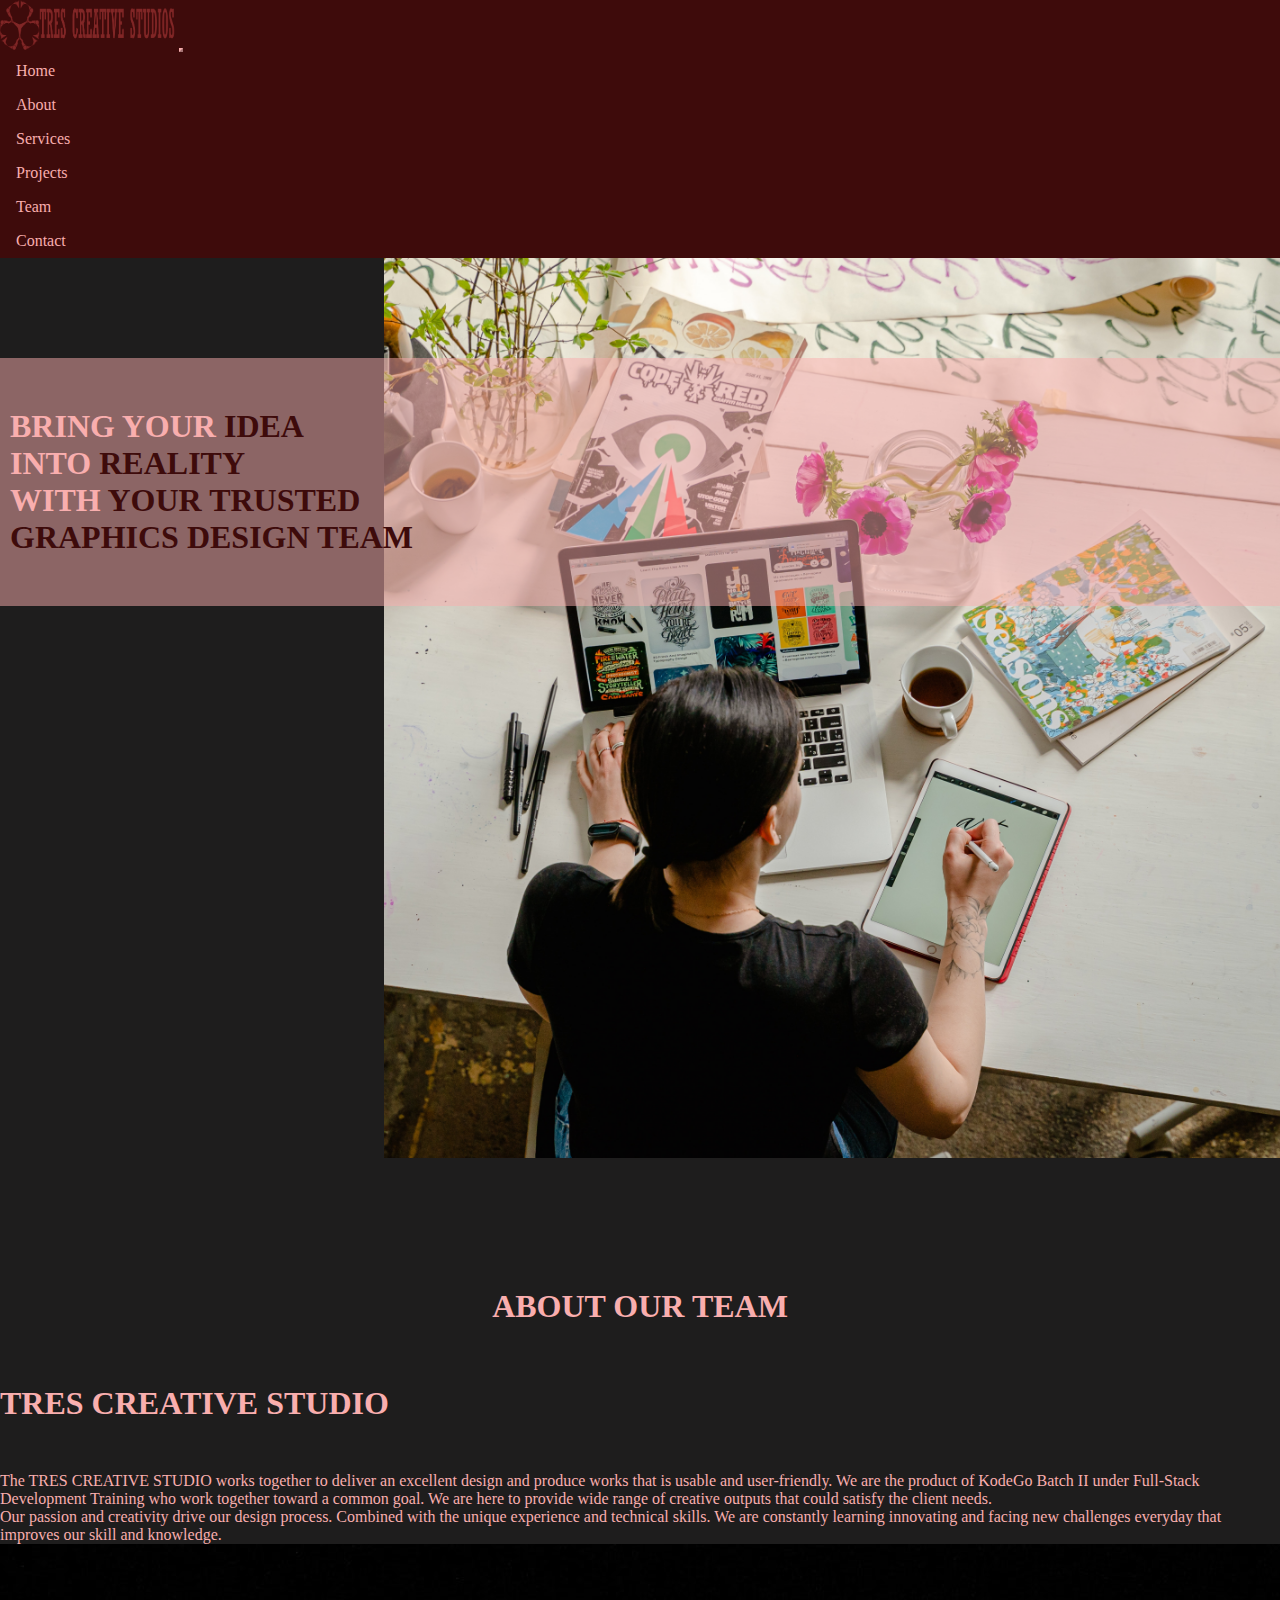
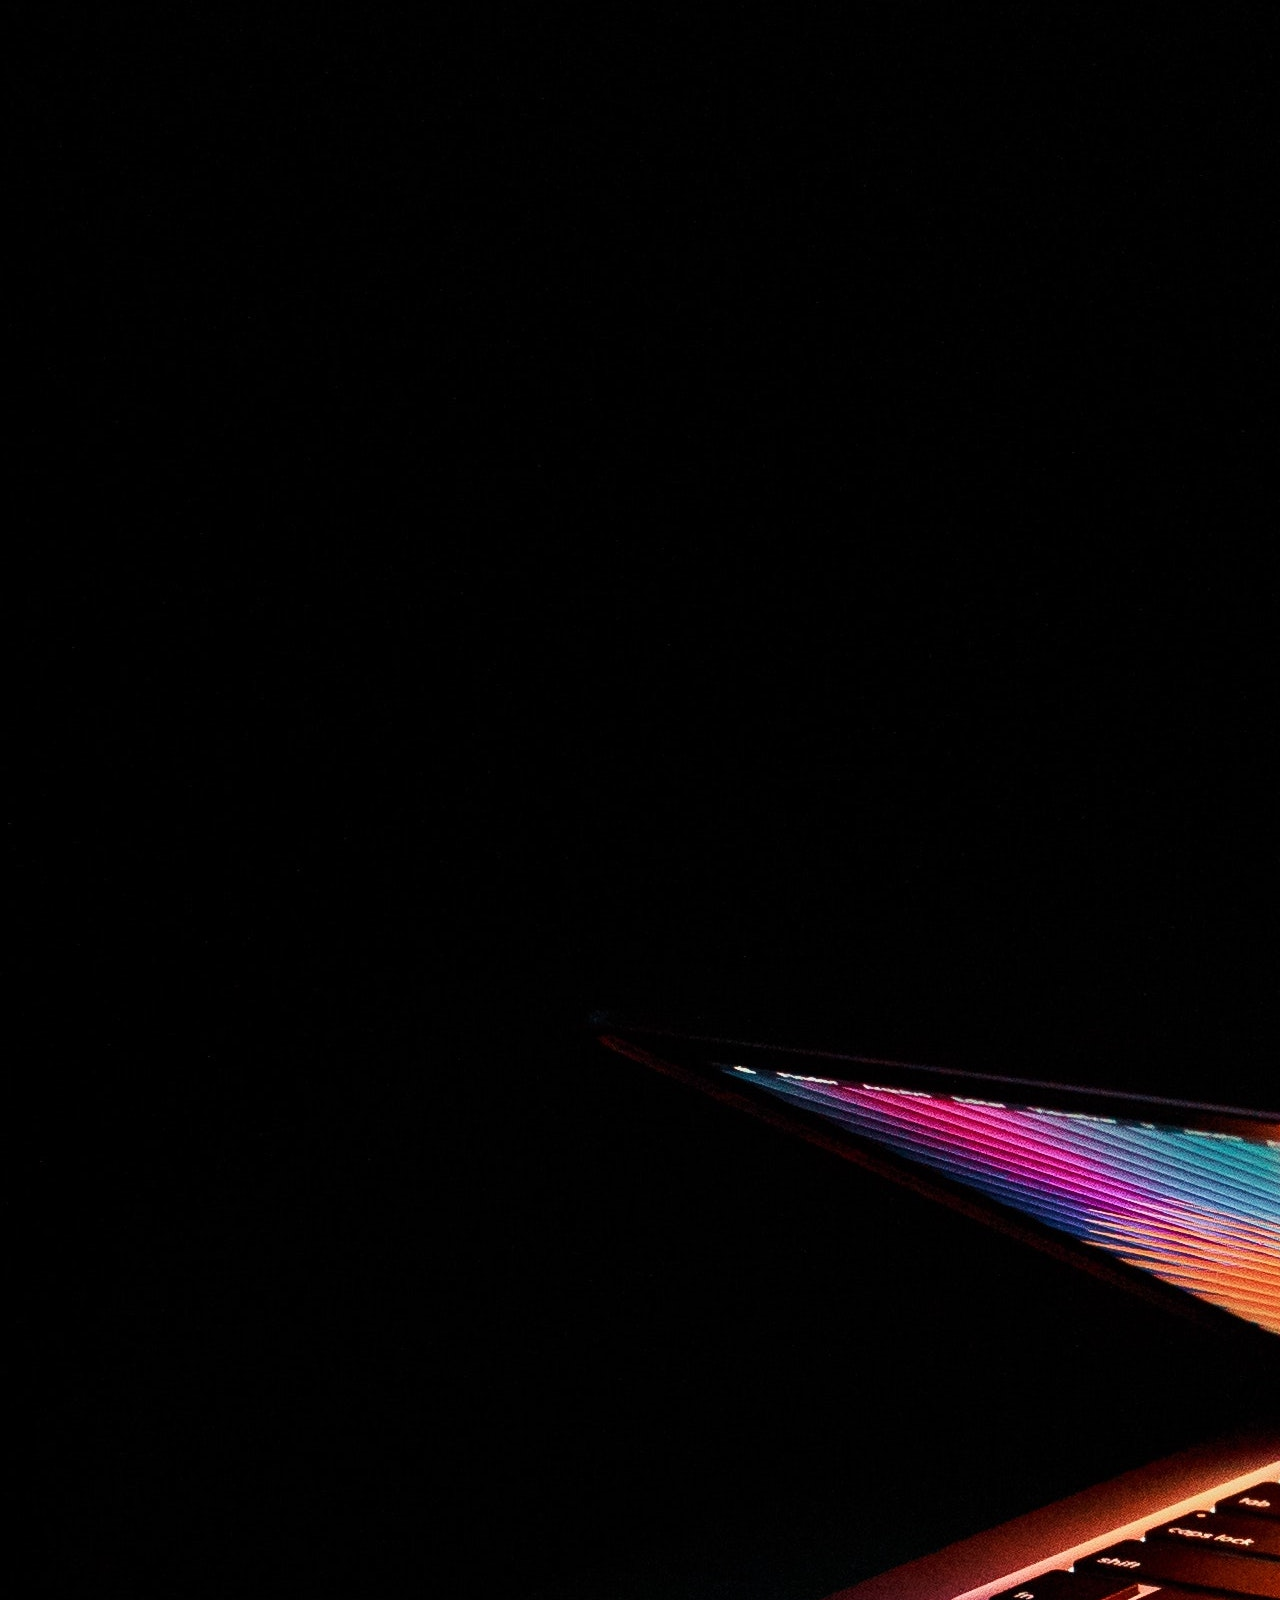
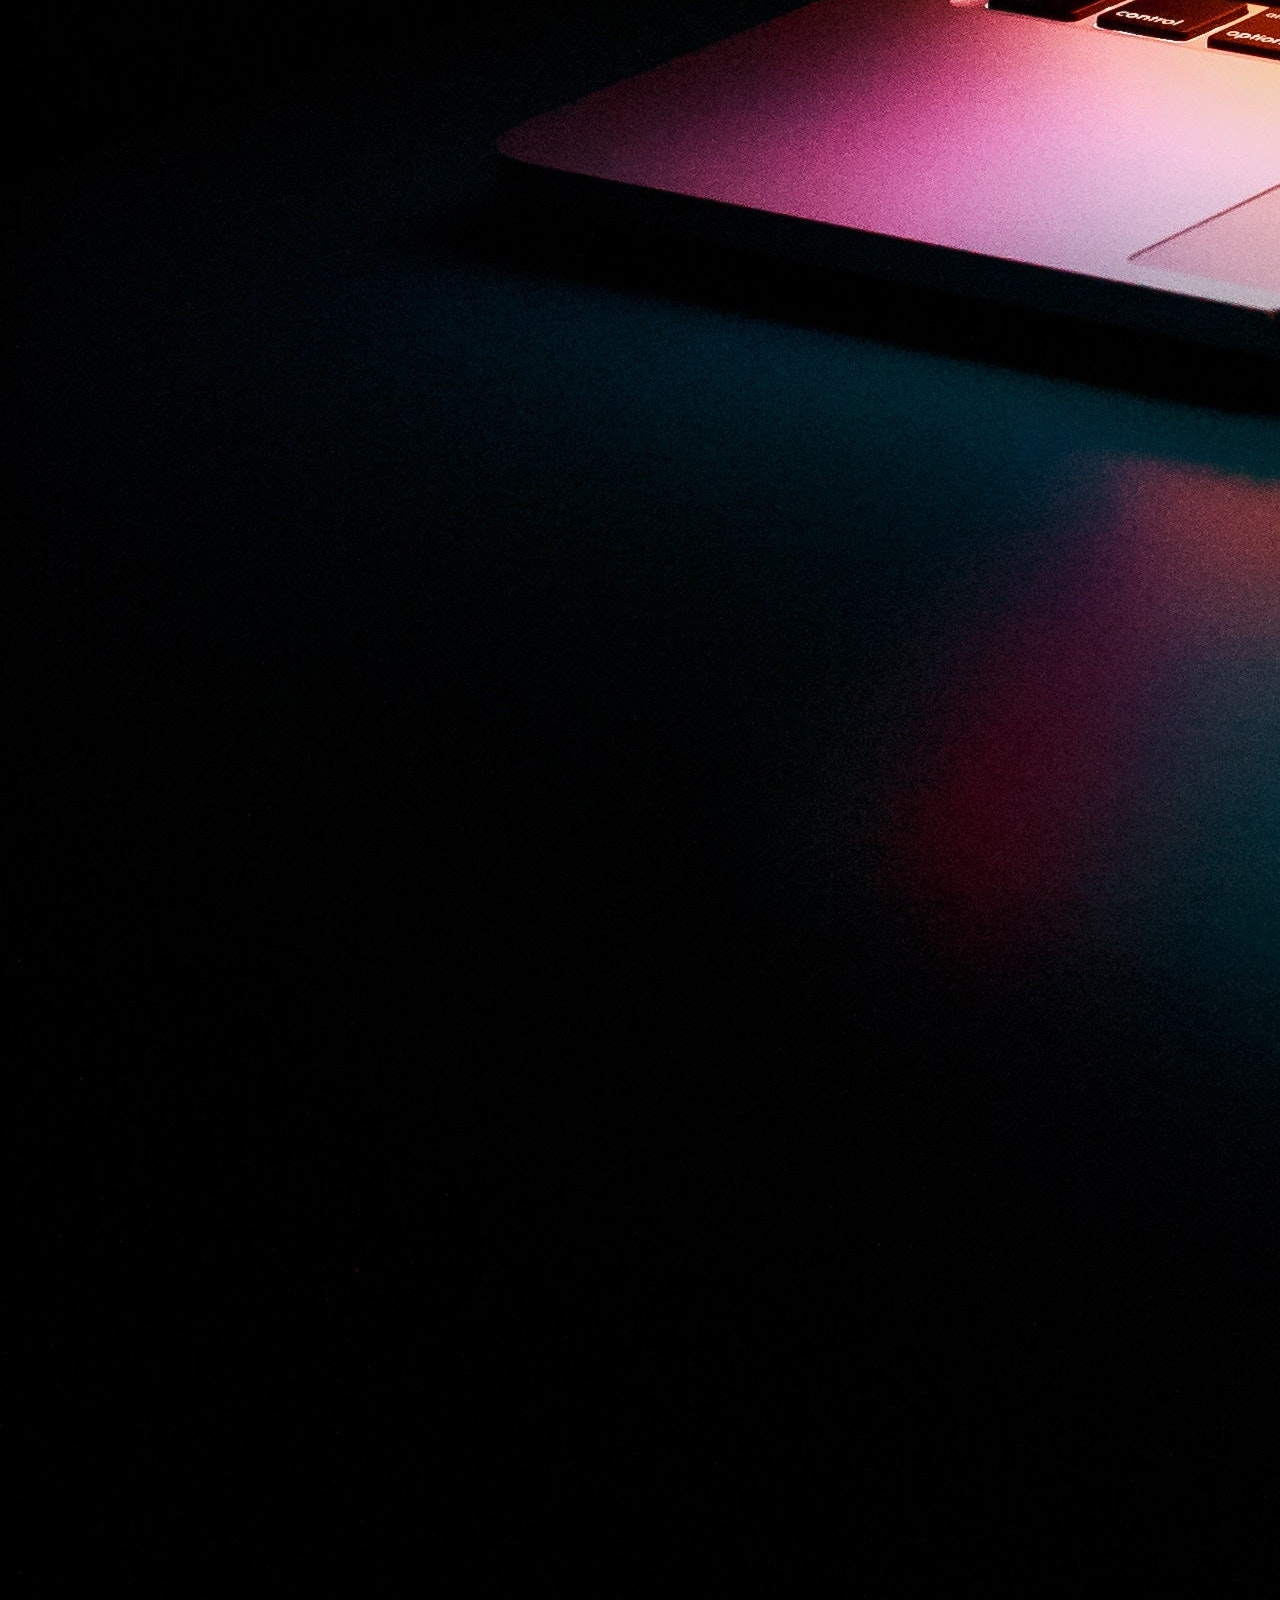
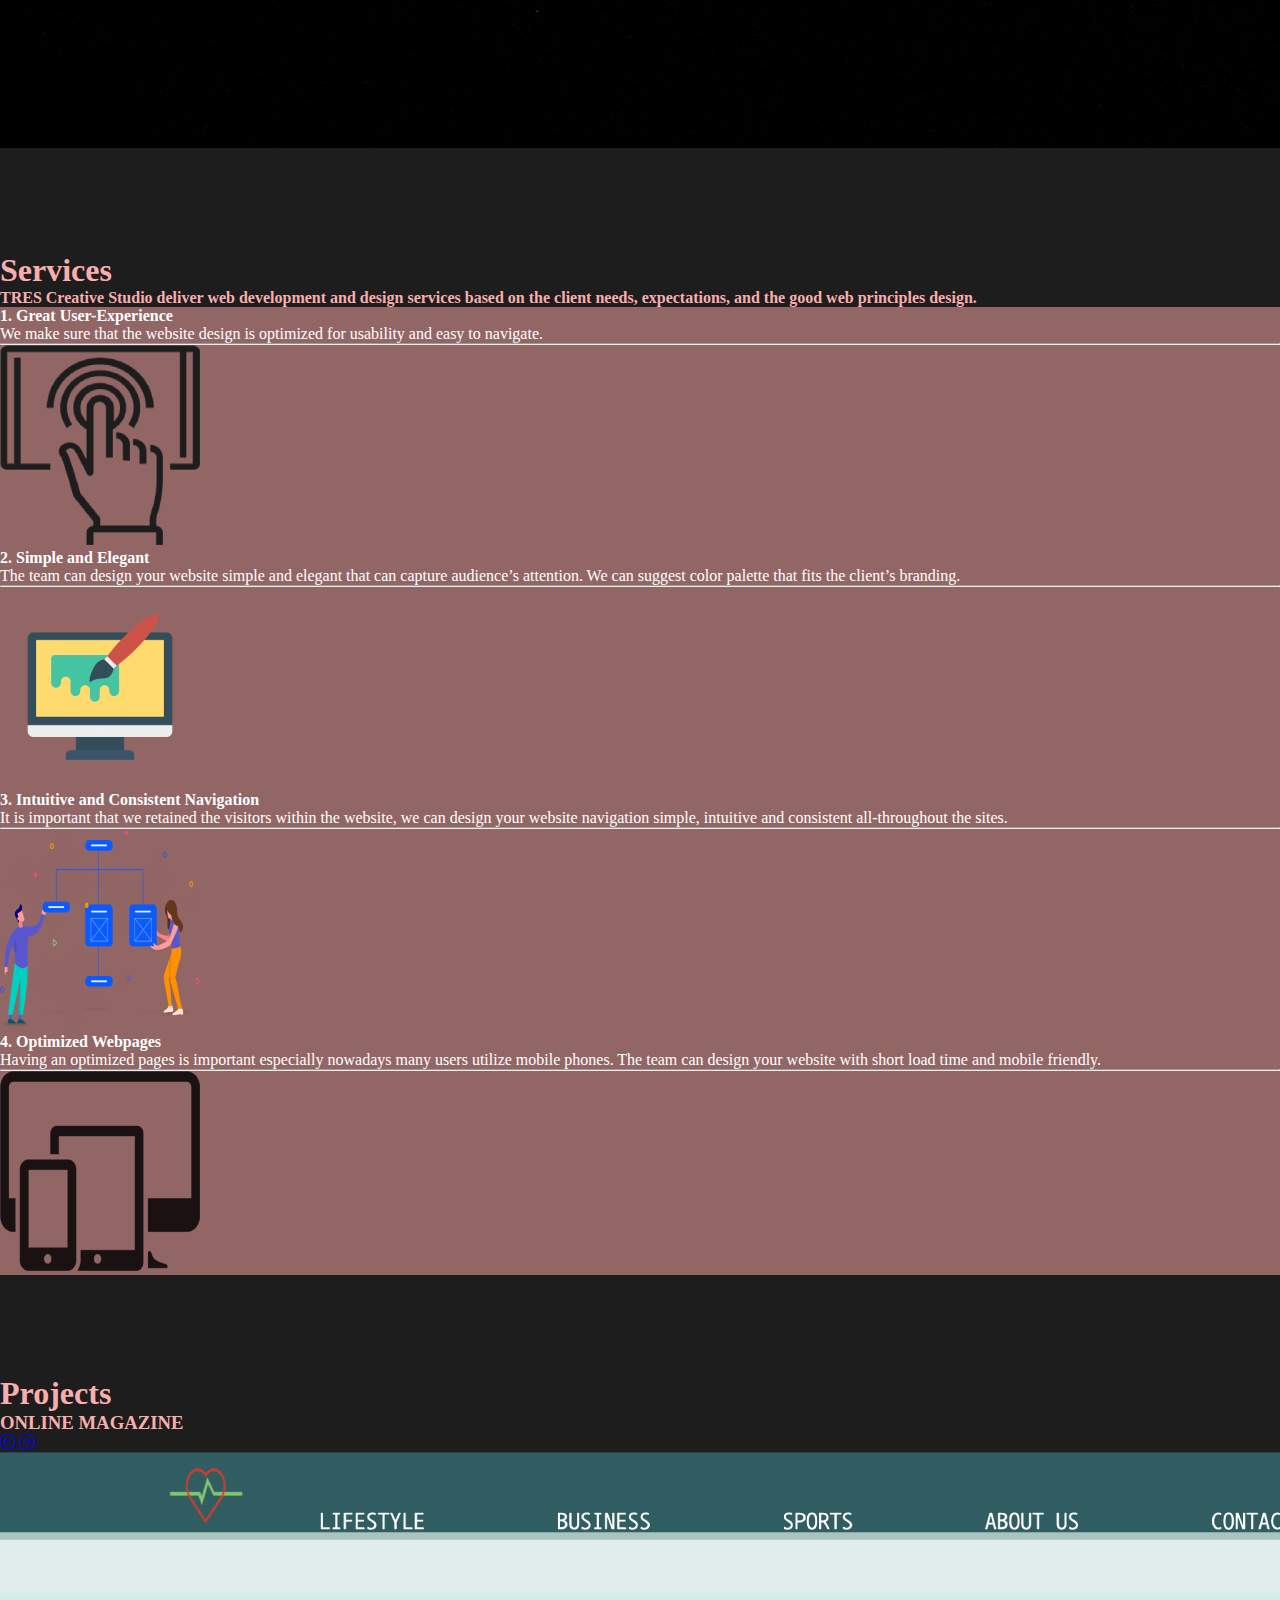
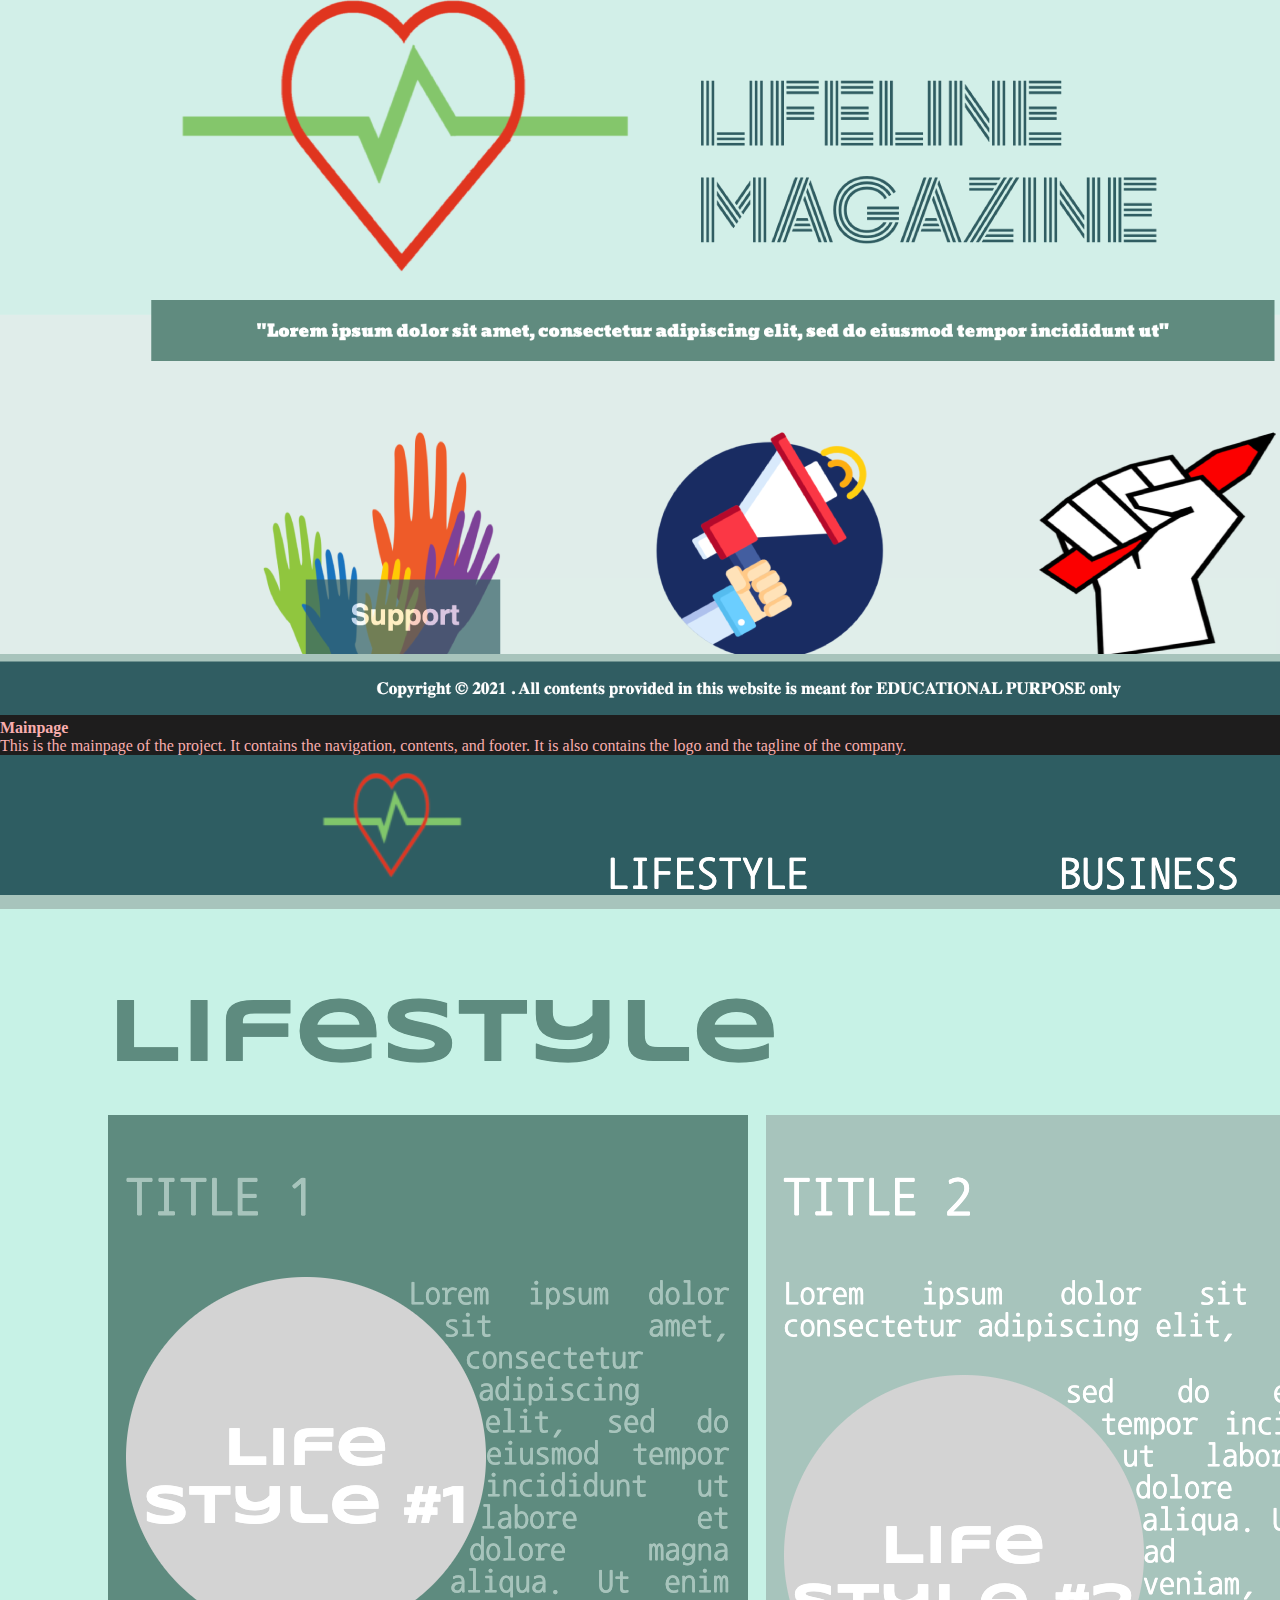
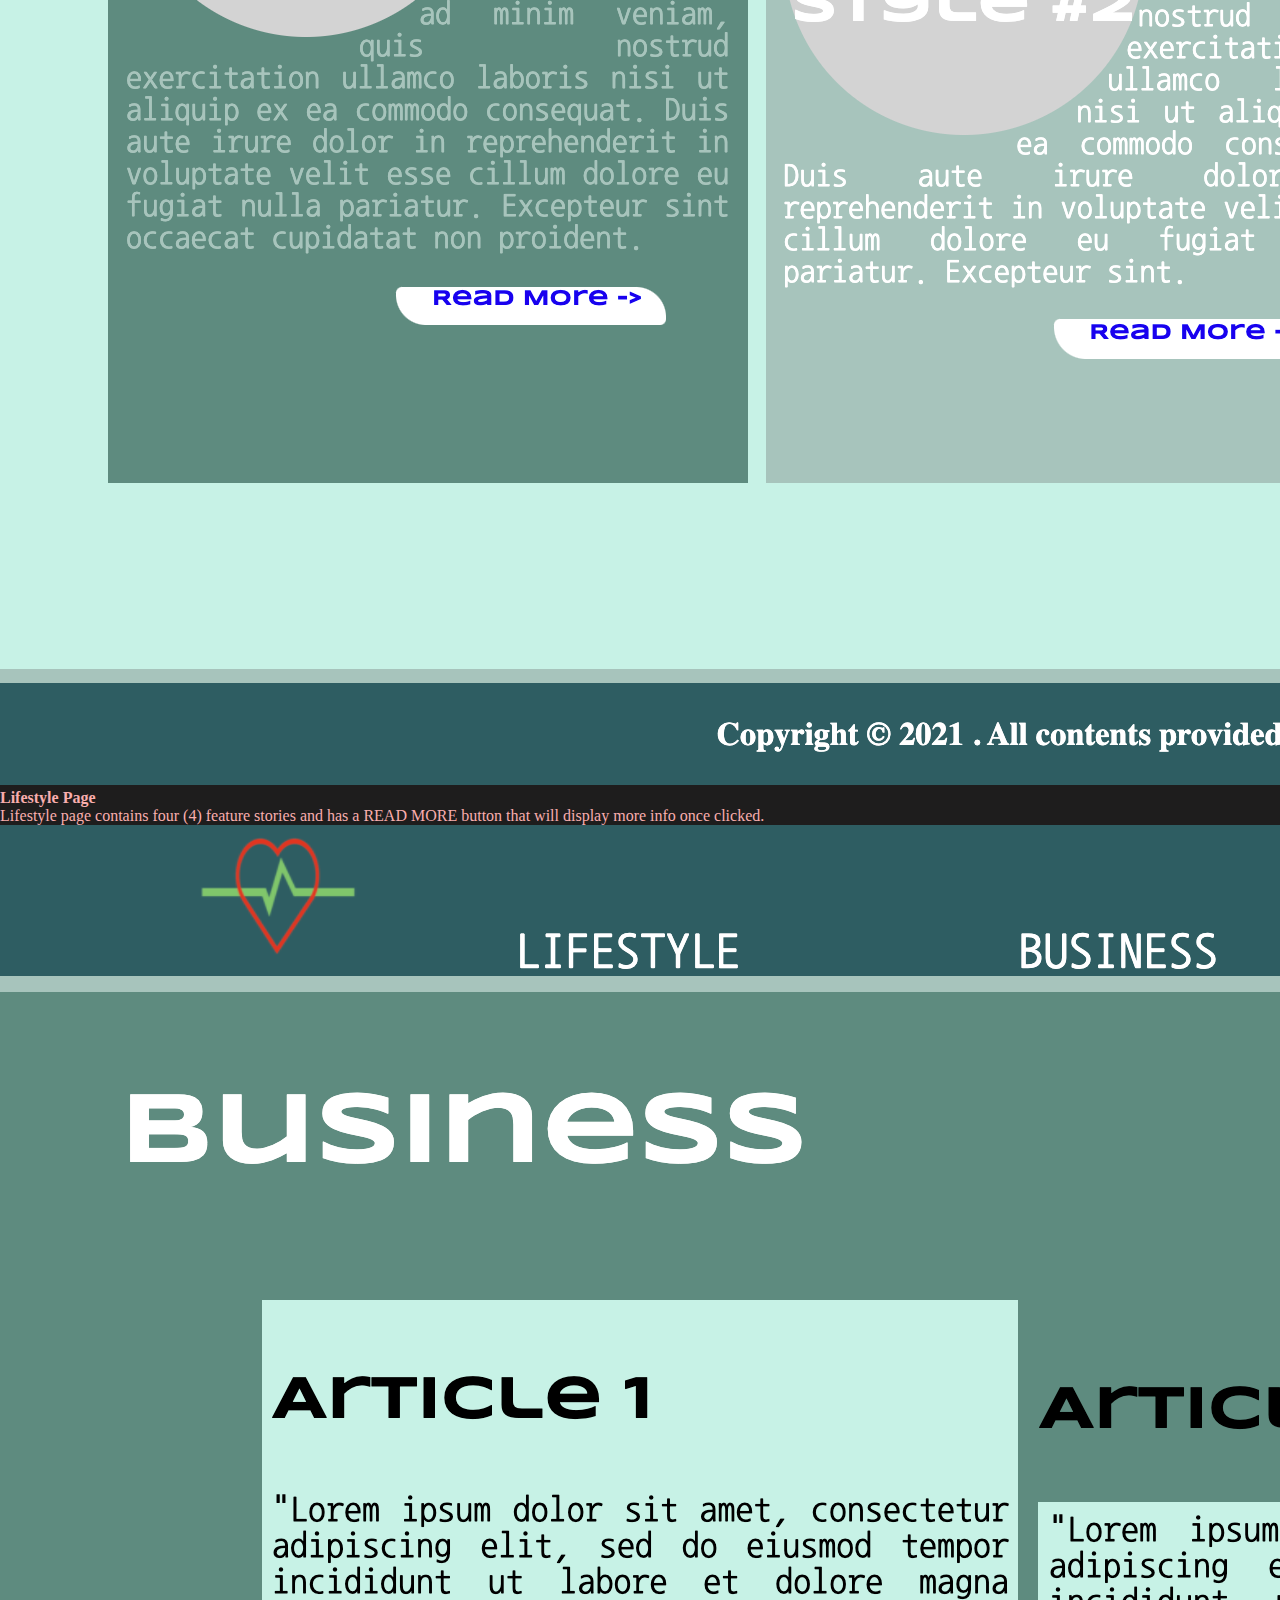
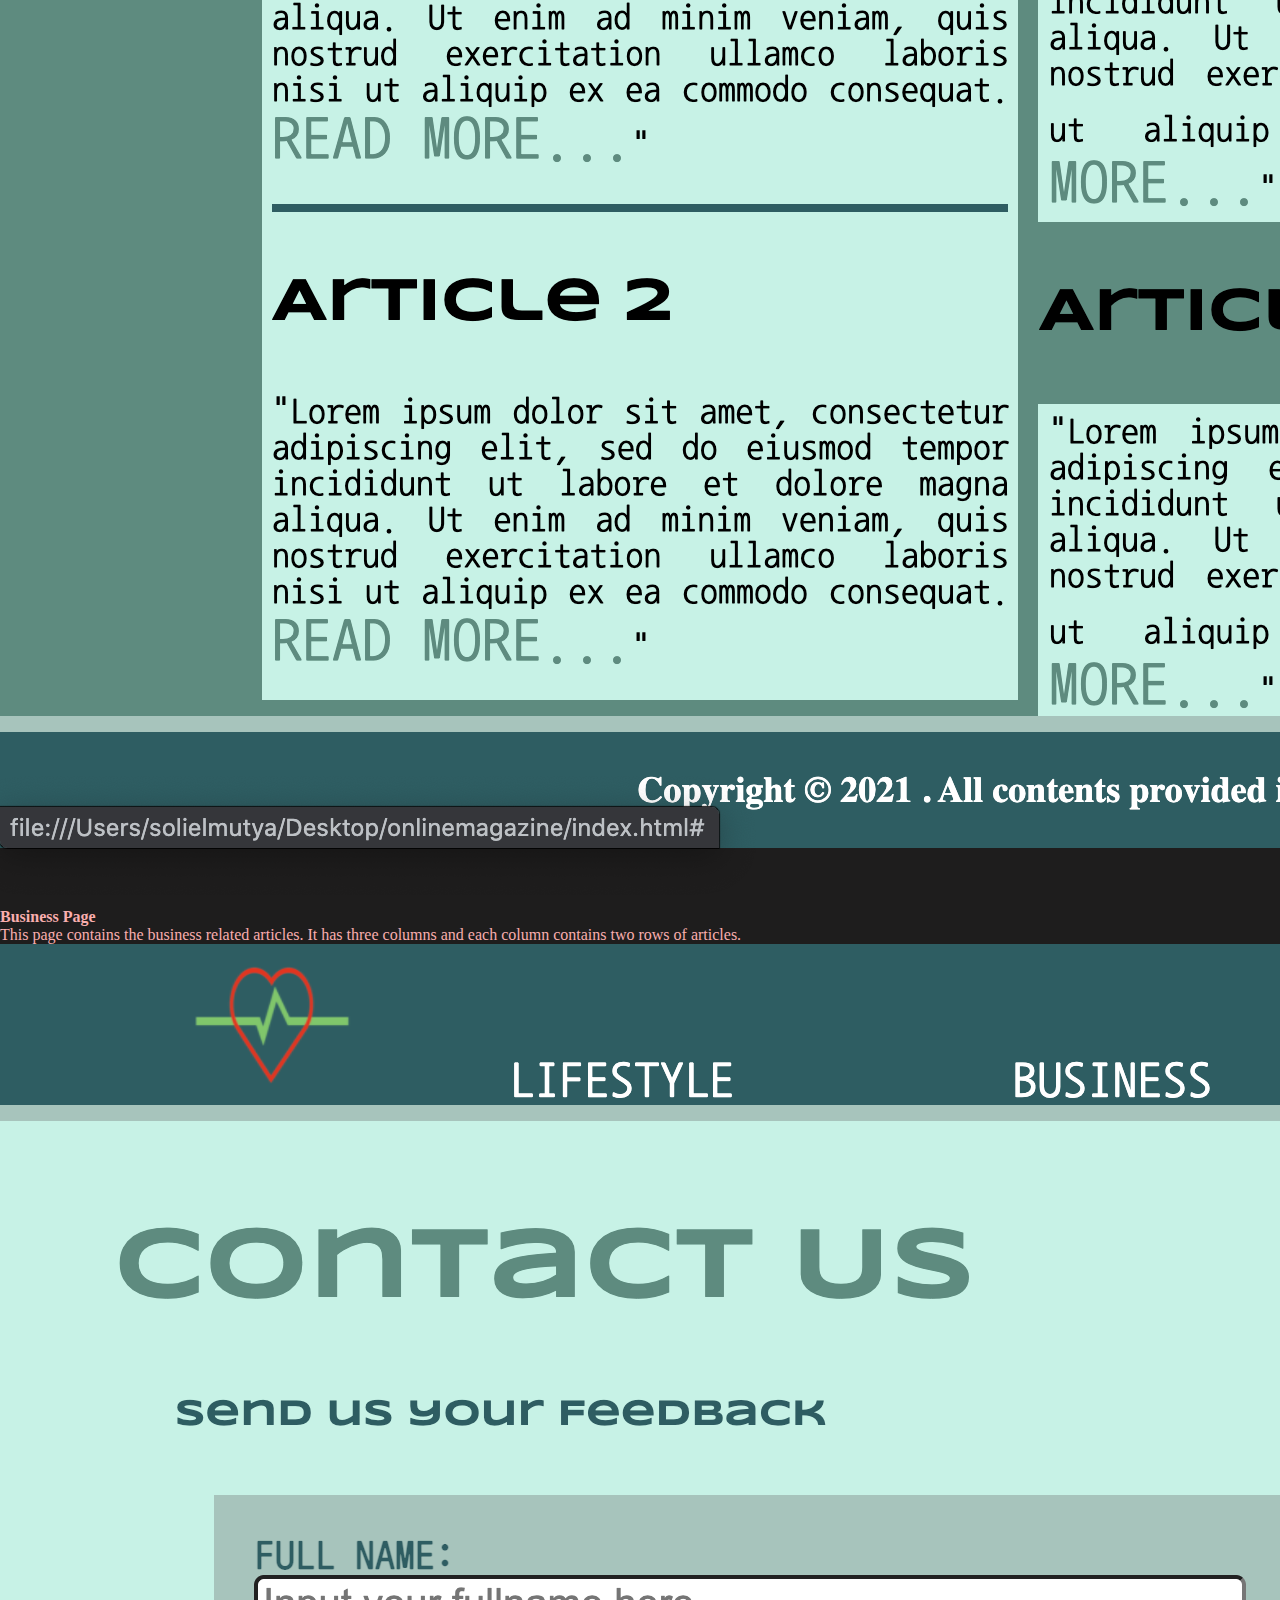
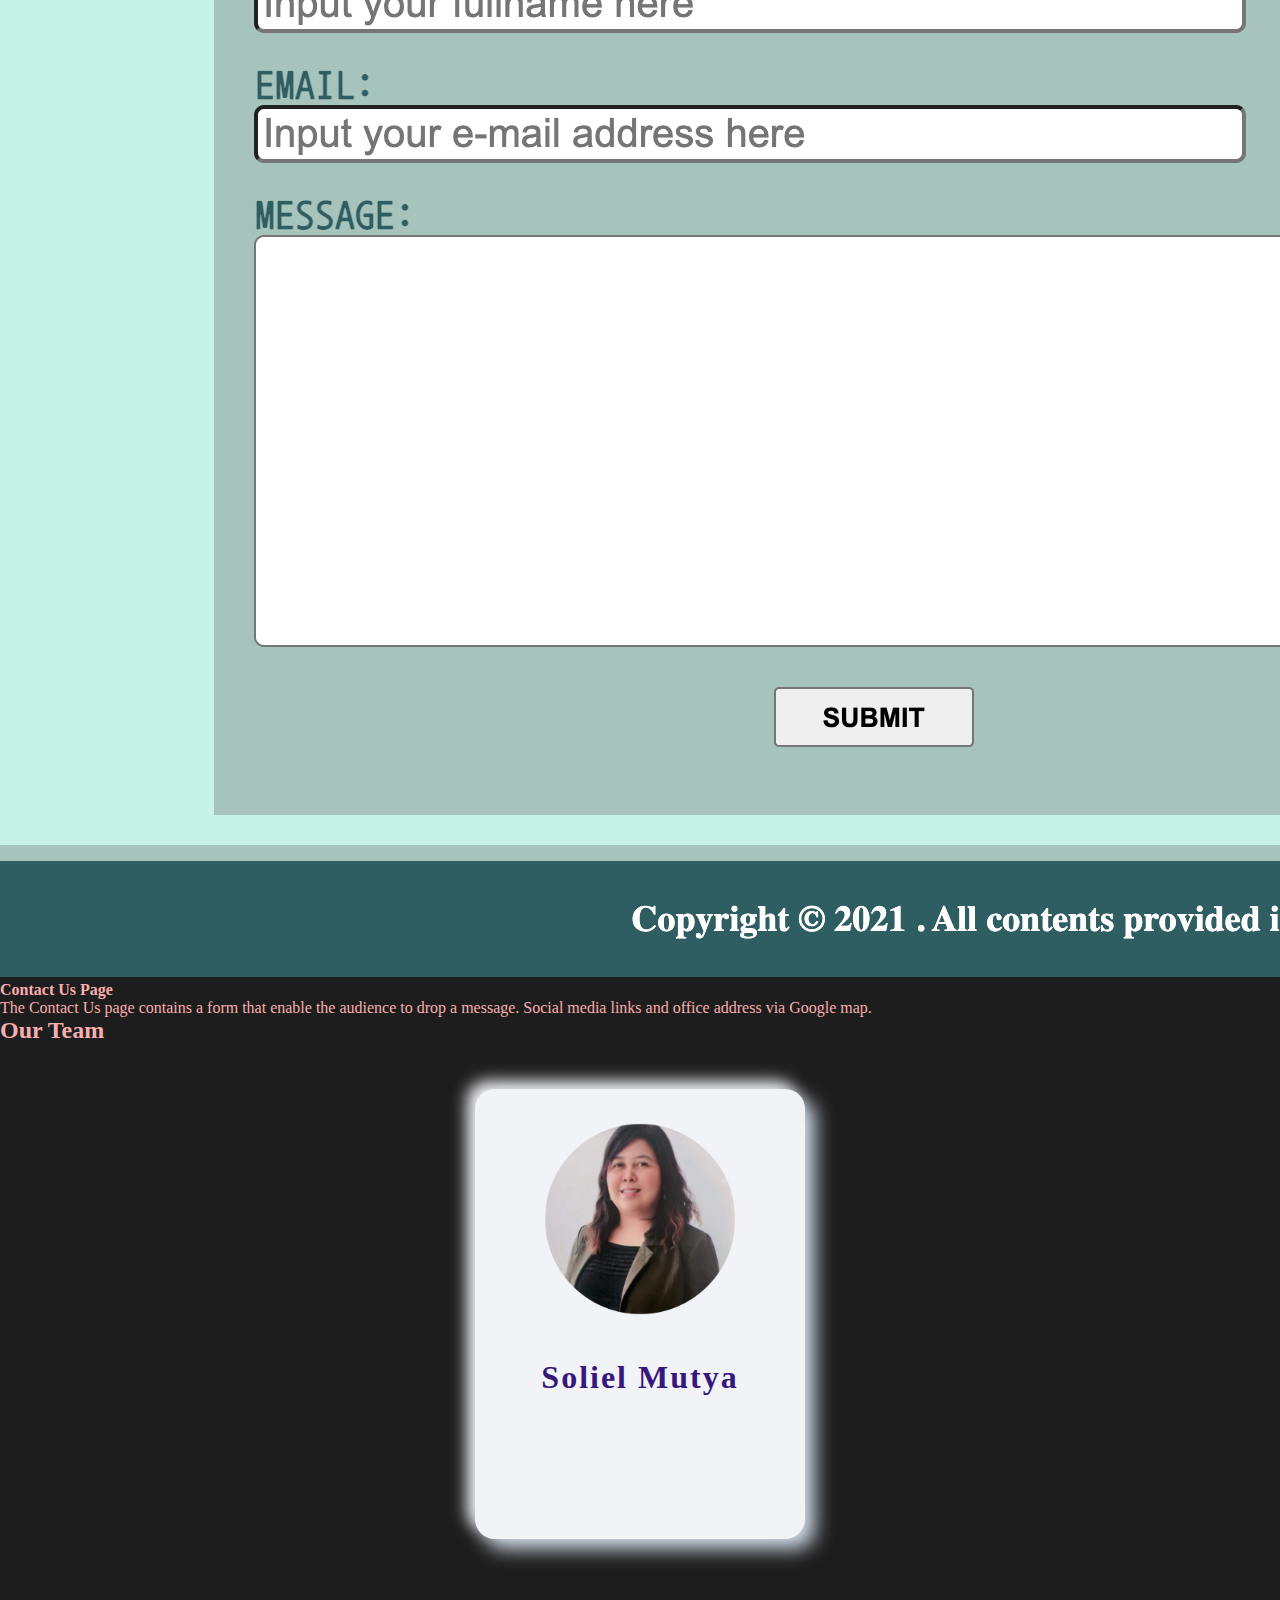
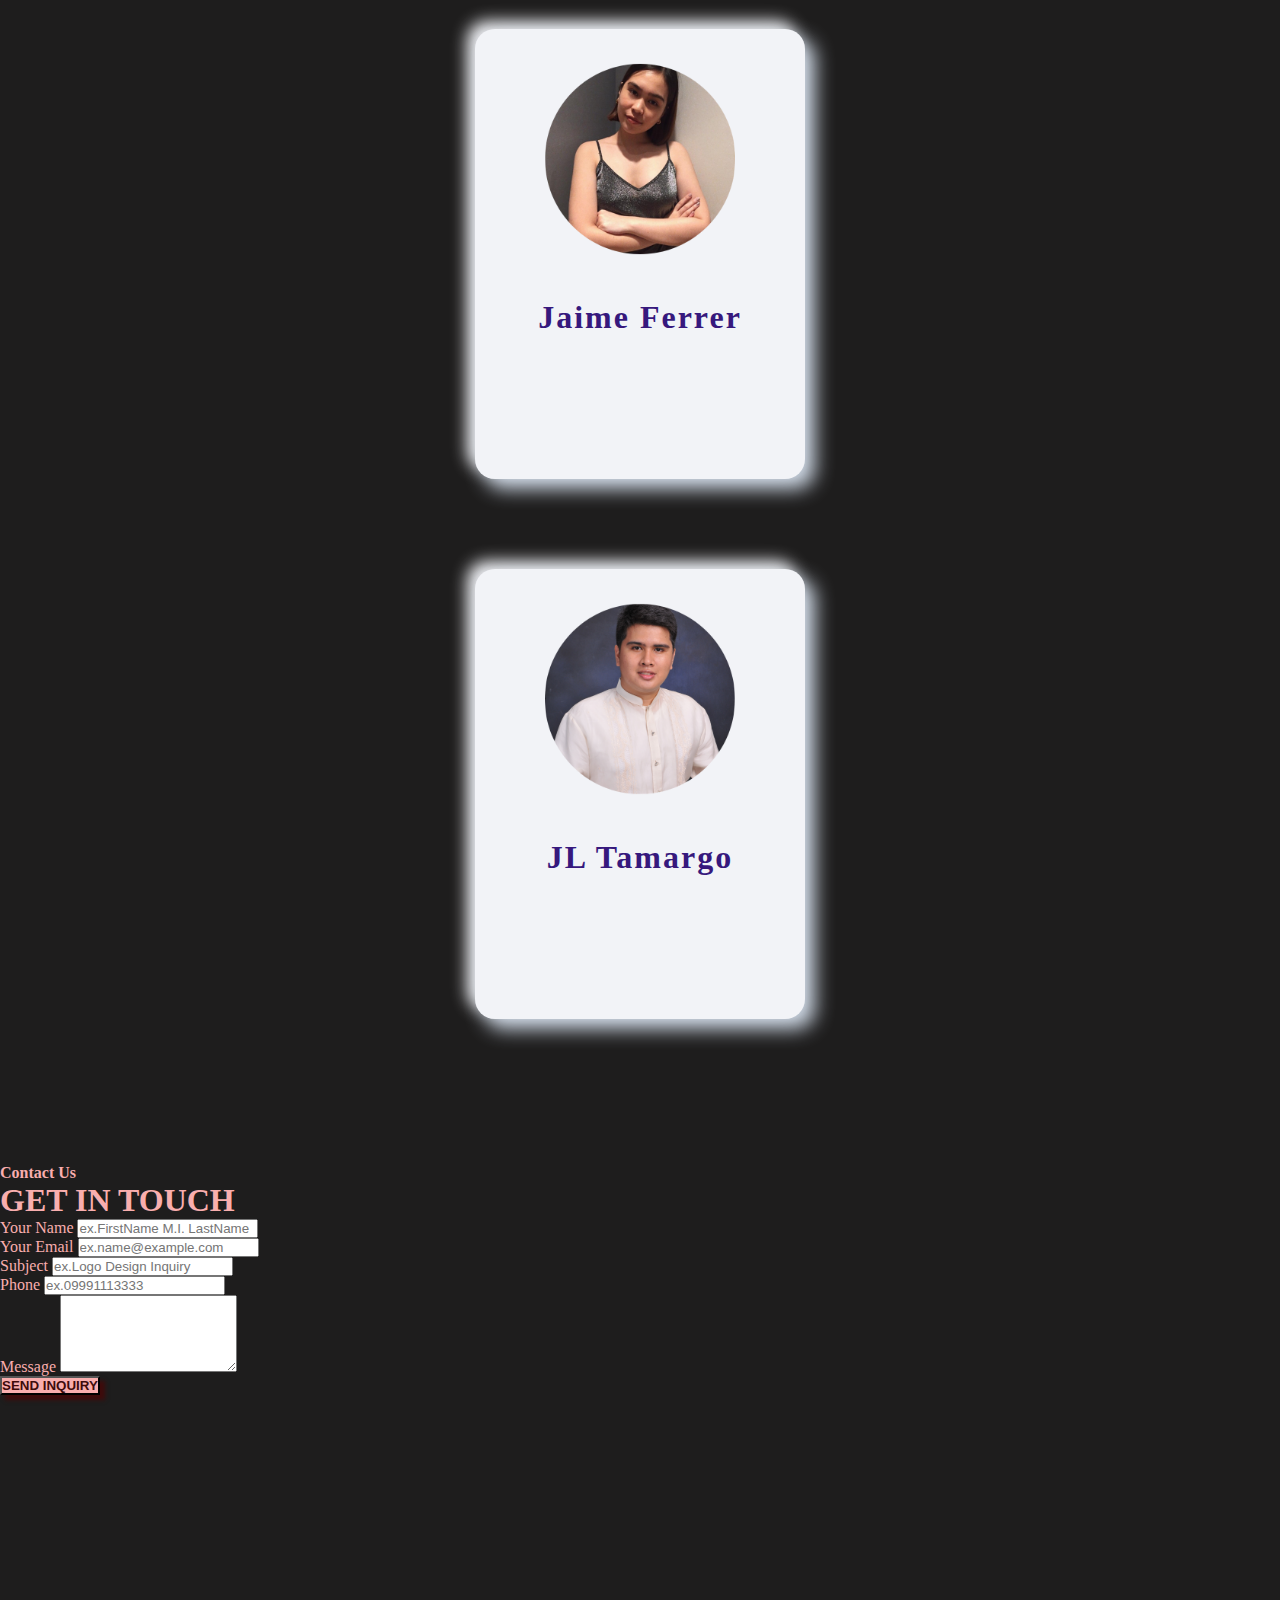
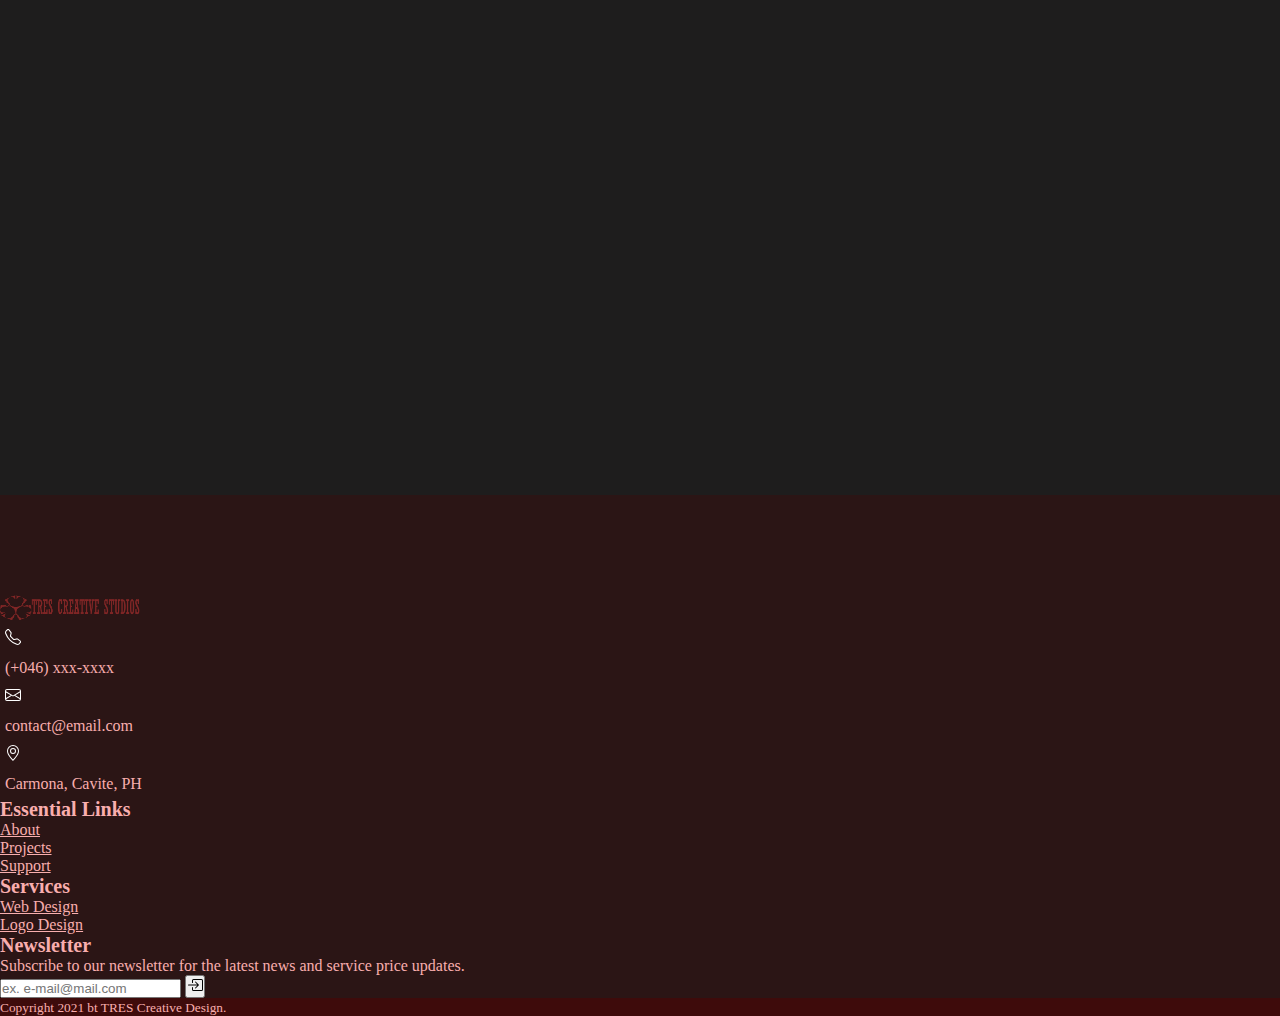
<file: index.html>
<!DOCTYPE html>
<html lang="en">
  <head>
    <meta charset="UTF-8" />
    <meta http-equiv="X-UA-Compatible" content="IE=edge" />
    <meta name="viewport" content="width=device-width, initial-scale=1.0" />
    <!-- CSS only -->
    <link
      href="https://cdn.jsdelivr.net/npm/bootstrap@5.0.2/dist/css/bootstrap.min.css"
      rel="stylesheet"
      integrity="sha384-EVSTQN3/azprG1Anm3QDgpJLIm9Nao0Yz1ztcQTwFspd3yD65VohhpuuCOmLASjC"
      crossorigin="anonymous"
    />
    <link rel="stylesheet" href="css/styles.css" />

    <!--UNICONS-->
    <link
      rel="stylesheet"
      href="https://unicons.iconscout.com/release/v4.0.0/css/line.css"
    />
    <!--for icons-->
    <link
      rel="stylesheet"
      href="https://cdn.jsdelivr.net/npm/bootstrap-icons@1.3.0/font/bootstrap-icons.css"
    />
    <title>3Creative Studio - Home</title>
  </head>
  <body data-bs-spy="scroll" data-bs-target="#navbarscroll">
    <div class="container-fluid sticky-top bg-nav">
      <div class="container bg-nav">
        <nav class="navbar navbar-expand-lg navbar-light" id="navbarscroll">
          <div class="container-fluid">
            <a class="navbar-brand" href="#"
              ><img
                src="image/tres_header.png"
                class="d-inline-block align-text-top"
                width="175"
                height="50"
                alt="tres_logo"
            /></a>
            <button
              class="navbar-toggler"
              type="button"
              data-bs-toggle="collapse"
              data-bs-target="#navbarNav"
              aria-controls="navbarNav"
              aria-expanded="false"
              aria-label="Toggle navigation"
            >
              <span class="navbar-toggler-icon"></span>
            </button>
            <div
              class="collapse navbar-collapse justify-content-end"
              id="navbarNav"
            >
              <ul class="navbar-nav my-auto">
                <li class="nav-item">
                  <a class="nav-link" href="#home">Home</a>
                </li>
                <li class="nav-item">
                  <a class="nav-link" href="#about">About</a>
                </li>
                <li class="nav-item">
                  <a class="nav-link" href="#services">Services</a>
                </li>
                <li class="nav-item">
                  <a class="nav-link" href="#projects">Projects</a>
                </li>
                <li class="nav-item">
                  <a class="nav-link" href="#team">Team</a>
                </li>
                <li class="nav-item">
                  <a class="nav-link" href="#contacts">Contact</a>
                </li>
              </ul>
            </div>
          </div>
        </nav>
      </div>
    </div>
    <div class="container-fluid">
      <!--HOME-->
      <section id="home" class="home-area bg-black pt-100">
        <div class="home-banner d-flex align-items-center">
          <div class="container">
            <div class="row">
              <div class="col-xl-8 col-lg-9 col-sm-10">
                <div class="banner-content">
                  <h1 class="banner-text">
                    BRING YOUR <span>IDEA</span><br />
                    INTO <span>REALITY</span> <br />
                    WITH <span>YOUR TRUSTED</span> <br />
                    <span>GRAPHICS DESIGN TEAM</span>
                  </h1>
                </div>
              </div>
            </div>
          </div>
        </div>
        <div
          class="banner-image bg-home"
          style="
            background-image: url(image/pexels-anthony-shkraba-4348401.jpg);
          "
        ></div>
      </section>
      <!--EOF HOME-->
      <!--ABOUT US-->
      <section class="container bg-black text-cream pt-100 mb-5" id="about">
        <div class="container">
          <div class="header"><h1>ABOUT OUR TEAM</h1></div>
          <div class="row">
            <div class="col-sm-5">
              <div class="card-body">
                <h1 class="card-title mb-50">TRES CREATIVE STUDIO</h1>
                <p class="card-text">
                  The TRES CREATIVE STUDIO works together to deliver an
                  excellent design and produce works that is usable and
                  user-friendly. We are the product of KodeGo Batch II under
                  Full-Stack Development Training who work together toward a
                  common goal. We are here to provide wide range of creative
                  outputs that could satisfy the client needs.
                </p>
                <p>
                  Our passion and creativity drive our design process. Combined
                  with the unique experience and technical skills. We are
                  constantly learning innovating and facing new challenges
                  everyday that improves our skill and knowledge.
                </p>
                <!---
                <div class="mt-60">
                  <a href="#contacts" class="btn btn-primary">CONTACT US</a>
                </div>-->
              </div>
            </div>
            <div class="col-sm-6">
              <div class="row">
                <div class="col">
                  <div class="card-body">
                    <img
                      src="image/about-image1.jpg"
                      class="img-fluid"
                      alt=" samplephoto1"
                    />
                  </div>
                </div>
              </div>
            </div>
          </div>
        </div>
      </section>
      <!--EOF ABOUT US-->
      <!--SERVICES-->
      <section
        class="container bg-black pt-100 p-5 text-cream mb-5"
        id="services"
        style="height: auto"
      >
        <h1 class="my-5 fw-bold text-center">Services</h1>

        <h4 class="my-3 text-center text-white">
          TRES Creative Studio deliver web development and design services based
          on the client needs, expectations, and the good web principles design.
        </h4>

        <!--1ST ROW-->
        <div class="row g-2 mb-3">
          <!--1ST SERVICE OFFERED-->
          <div class="col-md-9 col-lg-8 mx-lg-4 col-sm-6">
            <div class="card bg-dark text-light">
              <div class="card-body align-justify">
                <h4 class="card-title mb-3">1. Great User-Experience</h4>
                <p class="pb-5">
                  We make sure that the website design is optimized for
                  usability and easy to navigate.
                </p>
                <div class="mb-4"></div>
                <hr />
              </div>
            </div>
          </div>
          <!--EOF 1ST SERVICE OFFERED-->
          <!--IMAGE 1-->
          <div class="col-md-3 col-lg-3 col-sm-6 d-sm-block d-none">
            <div class="card bg-light text-dark">
              <div class="card-body text-center">
                <img src="image/ux.png" class="img-thumbnail" />
              </div>
            </div>
          </div>
          <!--EOF IMAGE 1-->
        </div>
        <!--EOF 1ST ROW-->

        <!--2ND ROW-->
        <div class="row g-2 mb-3">
          <!--2ND SERVICE OFFERED-->
          <div class="col-md-9 col-lg-8 mx-lg-4 col-sm-6">
            <div class="card bg-dark text-light">
              <div class="card-body align-justify">
                <h4 class="card-title mb-3">2. Simple and Elegant</h4>
                <p class="pb-4">
                  The team can design your website simple and elegant that can
                  capture audience’s attention. We can suggest color palette
                  that fits the client’s branding.
                </p>
                <div class="mb-4"></div>
                <hr />
              </div>
            </div>
          </div>
          <!--EOF 2ND SERVICE OFFERED-->
          <!--IMAGE 2-->
          <div class="col-md-3 col-lg-3 col-sm-6 d-sm-block d-none">
            <div class="card bg-light text-dark">
              <div class="card-body text-center">
                <img src="image/simple.png" class="img-thumbnail" />
              </div>
            </div>
          </div>
          <!--EOF IMAGE 2-->
        </div>
        <!--EOF 2ND ROW-->

        <!--3RD ROW-->
        <div class="row g-2">
          <!--3RD SERVICE OFFERED-->
          <div class="col-md-9 col-lg-8 mx-lg-4 col-sm-6">
            <div class="card bg-dark text-light">
              <div class="card-body align-justify">
                <h4 class="card-title mb-3">
                  3. Intuitive and Consistent Navigation
                </h4>
                <p class="pb-4">
                  It is important that we retained the visitors within the
                  website, we can design your website navigation simple,
                  intuitive and consistent all-throughout the sites.
                </p>
                <hr />
              </div>
            </div>
          </div>
          <!--EOF 3RD SERVICE OFFERED-->

          <!--IMAGE 3-->
          <div class="col-md-3 col-lg-3 col-sm-6 d-sm-block d-none">
            <div class="card bg-light text-dark">
              <div class="card-body text-center">
                <img src="image/navigation.png" class="img-thumbnail" />
              </div>
            </div>
          </div>
          <!--EOF IMAGE 3-->
        </div>
        <!--EOF 3RD ROW-->

        <!--4TH SERVICE OFFERED-->
        <div class="row g-2">
          <div class="col-md-9 col-lg-8 mx-lg-4 col-sm-6 pt-1">
            <div class="card bg-dark text-light">
              <div class="card-body align-justify">
                <h4 class="card-title mb-3">4. Optimized Webpages</h4>
                <p>
                  Having an optimized pages is important especially nowadays
                  many users utilize mobile phones. The team can design your
                  website with short load time and mobile friendly.
                </p>
                <div class="mb-4"></div>
                <hr />
              </div>
            </div>
          </div>
          <!--EOF 4TH SERVICE OFFERED-->

          <!--IMAGE 4-->
          <div class="col-md-3 col-lg-3 col-sm-6 pt-3 d-sm-block d-none">
            <div class="card bg-light text-dark">
              <div class="card-body text-center">
                <img src="image/optimize.png" class="img-thumbnail" />
              </div>
            </div>
          </div>
          <!--EOF IMAGE 4-->
        </div>
        <!--EOF 4TH ROW-->
      </section>
      <!--EOF SERVICES-->


      <!--PROJECTS-->
      <section
        class="container bg-black pb-4 pt-100 mb-5 text-cream"
        id="projects"
        style="height: auto"
      >
        <h1 class="pt-5 text-center">Projects</h1>

        <div class="pt-5 pb-5">
          <div class="container">
            <div class="row">
              <div class="col-md-6 col-lg-6 col-sm-6">
                <h3 class="mb-3">ONLINE MAGAZINE</h3>
              </div>

              <div class="col-md-6 col-lg-6 d-flex justify-content-end">
                <!--LEFT BUTTON-->
                <a
                  class="btn btn-primary m-1 mb-3"
                  href="#project-carousel"
                  role="button"
                  data-slide="prev"
                >
                  <i class="bi bi-arrow-left-circle"></i>
                </a>
                <!--RIGHT BUTTON-->
                <a
                  class="btn btn-primary m-1 mb-3"
                  href="#project-carousel"
                  role="button"
                  data-slide="next"
                >
                  <i class="bi bi-arrow-right-circle"></i>
                </a>
              </div>

              <!--START OF CAROUSEL-->
              <div class="col-md-12 col-lg-12 col-sm-6">
                <div
                  id="project-carousel"
                  class="carousel slide"
                  data-ride="carousel"
                >
                  <div class="carousel-inner">
                    <!--1st PAGE CAROUSEL-->
                    <div class="carousel-item active">
                      <!--ROW 1-->
                      <div class="row">
                        <!--IMAGE 1-->
                        <div class="col-md-6 mb-3">
                          <div class="card bg-black h-100">
                            <img
                              class="img-fluid"
                              alt="100%x280"
                              src="image/online_mag1.png"
                            />
                            <div class="card-body">
                              <h4 class="card-title">Mainpage</h4>
                              <p class="card-text">
                                This is the mainpage of the project. It contains
                                the navigation, contents, and footer. It is also
                                contains the logo and the tagline of the
                                company.
                              </p>
                            </div>
                          </div>
                        </div>
                        <!--EOF IMAGE 1-->

                        <!--IMAGE 2-->
                        <div class="col-md-6 mb-3">
                          <div class="card bg-black h-100">
                            <img
                              class="img-fluid"
                              alt="100%x280"
                              src="image/online_mag2.png"
                            />
                            <div class="card-body">
                              <h4 class="card-title">Lifestyle Page</h4>
                              <p class="card-text">
                                Lifestyle page contains four (4) feature stories
                                and has a READ MORE button that will display
                                more info once clicked.
                              </p>
                            </div>
                          </div>
                        </div>
                        <!--EOF IMAGE 2-->
                      </div>
                      <!--EOF ROW 1-->
                    </div>
                    <!--EOF 1st PAGE CAROUSEL-->

                    <!--2nd PAGE CAROUSEL-->
                    <div class="carousel-item">
                      <!--ROW 1-->
                      <div class="row">
                        <!--IMAGE 4-->
                        <div class="col-md-6 mb-3">
                          <div class="card bg-black h-100">
                            <img
                              class="img-fluid"
                              alt="Business Page"
                              src="image/online_mag3.png"
                            />
                            <div class="card-body">
                              <h4 class="card-title">Business Page</h4>
                              <p class="card-text">
                                This page contains the business related
                                articles. It has three columns and each column
                                contains two rows of articles.
                              </p>
                            </div>
                          </div>
                        </div>

                        <!--EOF IMAGE 4-->

                        <!--IMAGE 5-->
                        <div class="col-md-6 mb-3">
                          <div class="card bg-black h-100">
                            <img
                              class="img-fluid"
                              alt="Contact Us"
                              src="image/online_mag4.png"
                            />
                            <div class="card-body">
                              <h4 class="card-title">Contact Us Page</h4>
                              <p class="card-text">
                                The Contact Us page contains a form that enable
                                the audience to drop a message. Social media
                                links and office address via Google map.
                              </p>
                            </div>
                          </div>
                        </div>
                        <!--EOF IMAGE 5-->
                      </div>
                      <!--EOF ROW 1-->
                    </div>
                    <!--EOF 2nd PAGE CAROUSEL-->
                  </div>
                  <!--EOF CAROUSEL INNER-->
                </div>
              </div>
              <!--EOF CAROUSEL COLUMN-->
              <!--EOF MAIN ROW-->
            </div>
            <!--EOF CONTAINER-->
          </div>
          <!--EOF SECTION-->
          <!--SLIDESHOW-->
          <!--EOF PROJECTS-->



          <!--OUR TEAM-->
          <section class="container col py-5 bg-black" id="team">
              <h2 class="text-center py-5">Our Team</h2>
            <div class="row pt-3 justify-content-center">
            <div class="containerTeam col-lg-4 col-sm-10">
              <div class="card">
                <div class="content">
                  <div class="imgBx">
                    <a href="https://lei-mutya.github.io/portfolio/#" target="_blank"><img src="image/team1.png" alt="team1" /></a>
                  </div>
                  <div class="contentBx">
                    <h4>Soliel Mutya</h4>
                    <div class="social-mediaTeam text-center pt-2">
                      <a href="#"><i class="uil uil-github button_icon"></i> </a>
                      <a href="#"><i class="uil uil-discord"></i></a>
                      <a href="#"><i class="uil uil-linkedin"></i></a>
                    </div>
                    </div>
                 
                </div>
              </div>
            </div>
            <div class="containerTeam col-lg-4 col-sm-10">
              <div class="card">
                <div class="content">
                  <div class="imgBx">
                    <a href="https://annaf3rr.github.io/" target="_blank"><img src="image/team2.png" alt="team2" /></a>
                  </div>
                  <div class="contentBx">
                    <h4>Jaime Ferrer</h4>
                    <div class="social-mediaTeam text-center pt-2">
                      <a href="#"><i class="uil uil-github button_icon"></i> </a>
                      <a href="#"><i class="uil uil-discord"></i></a>
                      <a href="#"><i class="uil uil-linkedin"></i></a>
                    </div>
                  </div>
                  </div>
              </div>
            </div>
            <div class="containerTeam col-lg-4 col-sm-10">
              <div class="card">
                <div class="content">
                  <div class="imgBx">
                    <a href="https://jlawrencetamargo.github.io/personal-port/"><img src="image/team3.png" alt="team3" /></a>
                  </div>
                  <div class="contentBx">
                    <h4>JL Tamargo</h4>
                    <div class="social-mediaTeam text-center pt-2">
                      <a href="#"><i class="uil uil-github button_icon"></i> </a>
                      <a href="#"><i class="uil uil-discord"></i></a>
                      <a href="#"><i class="uil uil-linkedin"></i></a>
                    </div>
                  </div>
                  
                </div>
              </div>
            </div>
            </div><!--EOF ROW-->
          </section>
            <!--EOF OUR TEAM-->





            <!--CONTACT-->
            <section
              class="container-fluid bg-black text-cream pt-100 mb-5"
              id="contacts"
            >
              <div class="container text-center py-3">
                <div class="row justify-content-center">
                  <div class="col-md-8">
                    <h4>Contact Us</h4>
                    <h1>GET IN TOUCH</h1>
                  </div>
                </div>
                <div class="row justify-content-center">
                  <div class="col-md-8">
                    <form>
                      <div class="row my-2">
                        <div class="col-md-6">
                          <div class="mb-3">
                            <label for="kiminonawa" class="form-label"
                              >Your Name</label
                            >
                            <input
                              type="text"
                              class="form-control"
                              id="kiminonawa"
                              placeholder="ex.FirstName M.I. LastName"
                            />
                          </div>
                        </div>
                        <div class="col-md-6">
                          <div class="mb-3">
                            <label for="emairu" class="form-label"
                              >Your Email</label
                            >
                            <input
                              type="email"
                              class="form-control"
                              id="emairu"
                              placeholder="ex.name@example.com"
                            />
                          </div>
                        </div>
                      </div>
                      <div class="row my-2">
                        <div class="col-md-6">
                          <div class="mb-3">
                            <label for="subject" class="form-label"
                              >Subject</label
                            >
                            <input
                              type="text"
                              class="form-control"
                              id="subject"
                              placeholder="ex.Logo Design Inquiry"
                            />
                          </div>
                        </div>
                        <div class="col-md-6">
                          <div class="mb-3">
                            <label for="pnumber" class="form-label"
                              >Phone</label
                            >
                            <input
                              type="text"
                              class="form-control"
                              id="p-number"
                              placeholder="ex.09991113333"
                            />
                          </div>
                        </div>
                      </div>
                      <div class="row">
                        <div class="col">
                          <div class="mb-3">
                            <label for="messagetext" class="form-label"
                              >Message</label
                            >
                            <textarea
                              class="form-control"
                              id="messagetext"
                              rows="5"
                            ></textarea>
                          </div>
                        </div>
                      </div>
                      <div class="row justify-content-center">
                        <div class="col-md-8">
                          <button
                            type="button"
                            class="p-1 p-md-2 btn-submit rounded"
                          >
                            SEND INQUIRY
                          </button>
                        </div>
                      </div>
                    </form>
                  </div>
                </div>
              </div>
            </section>
            <!--EOF CONTACT-->

            <div class="container-fluid">
              <div class="mapouter">
                <div class="gmap_canvas">
                  <iframe
                    width="100%"
                    height="700"
                    id="gmap_canvas"
                    src="https://maps.google.com/maps?q=Kinnari%20Village%20Phase%203&t=&z=15&ie=UTF8&iwloc=&output=embed"
                    frameborder="0"
                    scrolling="no"
                    marginheight="0"
                    marginwidth="0"
                  ></iframe>
                </div>
              </div>
            </div>

            <div class="container-fluid footer-contact pt-100">
              <div class="container cf-sub p-sm-5 pb-md-3 px-md-2">
                <div class="row">
                  <div class="col-sm-8 col-md-3 col-lg-3">
                    <ul class="contact-footer-ul text-cream list-unstyled">
                      <li>
                        <img
                          src="image/tres_header.png"
                          height="25"
                          width="140"
                          alt=""
                        />
                      </li>
                      <li>
                        <div class="f-contdet d-flex">
                          <div class="f-conticon">
                            <img src="image/telephone.svg" alt="phone-icon" />
                          </div>
                          <div class="f-conttxt">
                            <p>(+046) xxx-xxxx</p>
                          </div>
                        </div>
                      </li>
                      <li>
                        <div class="f-contdet d-flex">
                          <div class="f-conticon">
                            <img
                              src="image/envelope.svg"
                              class="change-color"
                              alt="envelope-icon"
                            />
                          </div>
                          <div class="f-conttxt">
                            <p>contact@email.com</p>
                          </div>
                        </div>
                      </li>
                      <li>
                        <div class="f-contdet d-flex">
                          <div class="f-conticon">
                            <img src="image/geo-alt.svg" alt="geo-icon" />
                          </div>
                          <div class="f-conttxt">
                            <p>Carmona, Cavite, PH</p>
                          </div>
                        </div>
                      </li>
                    </ul>
                  </div>
                  <div class="col-sm-8 col-md-3 col-lg-3">
                    <div class="foot-title">
                      <h4 class="text-cream">Essential Links</h4>
                    </div>
                    <ul class="list-unstyled text-cream">
                      <li>
                        <a href="#about" class="text-decoration-none text-cream"
                          >About</a
                        >
                      </li>
                      <li>
                        <a
                          href="#projects"
                          class="text-decoration-none text-cream"
                          >Projects</a
                        >
                      </li>
                      <li>
                        <a
                          href="#contacts"
                          class="text-decoration-none text-cream"
                          >Support</a
                        >
                      </li>
                    </ul>
                  </div>
                  <div class="col-sm-8 col-md-3 col-lg-3">
                    <div class="foot-title">
                      <h4 class="text-cream">Services</h4>
                    </div>
                    <ul class="list-unstyled text-cream">
                      <li>
                        <a href="#" class="text-decoration-none text-cream"
                          >Web Design</a
                        >
                      </li>
                      <li>
                        <a href="#" class="text-decoration-none text-cream"
                          >Logo Design</a
                        >
                      </li>
                    </ul>
                  </div>
                  <div class="col-sm-8 col-md-3 col-lg-3">
                    <div class="foot-title">
                      <h4 class="text-cream">Newsletter</h4>
                    </div>
                    <p class="text-cream">
                      Subscribe to our newsletter for the latest news and
                      service price updates.
                    </p>
                    <form>
                      <div class="input-group mb-3">
                        <input
                          type="text"
                          class="form-control"
                          placeholder="ex. e-mail@mail.com"
                          aria-label="client-email"
                          aria-describedby="reg-email"
                        />
                        <button
                          class="btn btn-outline-secondary"
                          type="button"
                          id="reg-email"
                        >
                          <img
                            src="image/box-arrow-in-right.svg"
                            alt="arrow-right"
                          />
                        </button>
                      </div>
                    </form>
                  </div>
                </div>
              </div>
            </div>

            <div class="container-fluid bg-nav text-cream mx-0">
              <p class="text-center">
                <small>Copyright 2021 bt TRES Creative Design.</small>
              </p>
            </div>

            <!-- JavaScript Bundle with Popper -->
            <script
              src="https://cdn.jsdelivr.net/npm/bootstrap@5.0.2/dist/js/bootstrap.bundle.min.js"
              integrity="sha384-MrcW6ZMFYlzcLA8Nl+NtUVF0sA7MsXsP1UyJoMp4YLEuNSfAP+JcXn/tWtIaxVXM"
              crossorigin="anonymous"
            ></script>
            <script>
              window.addEventListener("DOMContentLoaded", () => {
                const observer = new IntersectionObserver((entries) => {
                  entries.forEach((entry) => {
                    const id = entry.target.getAttribute("id");
                    if (entry.intersectionRatio > 0) {
                      document
                        .querySelector(`nav li a[href="#${id}"]`)
                        .parentElement.classList.add("active");
                    } else {
                      document
                        .querySelector(`nav li a[href="#${id}"]`)
                        .parentElement.classList.remove("active");
                    }
                  });
                });

                // Track all sections that have an `id` applied
                document.querySelectorAll("section[id]").forEach((section) => {
                  observer.observe(section);
                });
              });
            </script>
            <script
              src="https://code.jquery.com/jquery-3.2.1.slim.min.js"
              integrity="sha384-KJ3o2DKtIkvYIK3UENzmM7KCkRr/rE9/Qpg6aAZGJwFDMVNA/GpGFF93hXpG5KkN"
              crossorigin="anonymous"
            ></script>
            <script
              src="https://cdnjs.cloudflare.com/ajax/libs/popper.js/1.12.9/umd/popper.min.js"
              integrity="sha384-ApNbgh9B+Y1QKtv3Rn7W3mgPxhU9K/ScQsAP7hUibX39j7fakFPskvXusvfa0b4Q"
              crossorigin="anonymous"
            ></script>
            <script
              src="https://maxcdn.bootstrapcdn.com/bootstrap/4.0.0/js/bootstrap.min.js"
              integrity="sha384-JZR6Spejh4U02d8jOt6vLEHfe/JQGiRRSQQxSfFWpi1MquVdAyjUar5+76PVCmYl"
              crossorigin="anonymous"
            ></script>
          </section>
        </div>
      </section>
    </div>
  </body>
</html>
</file>
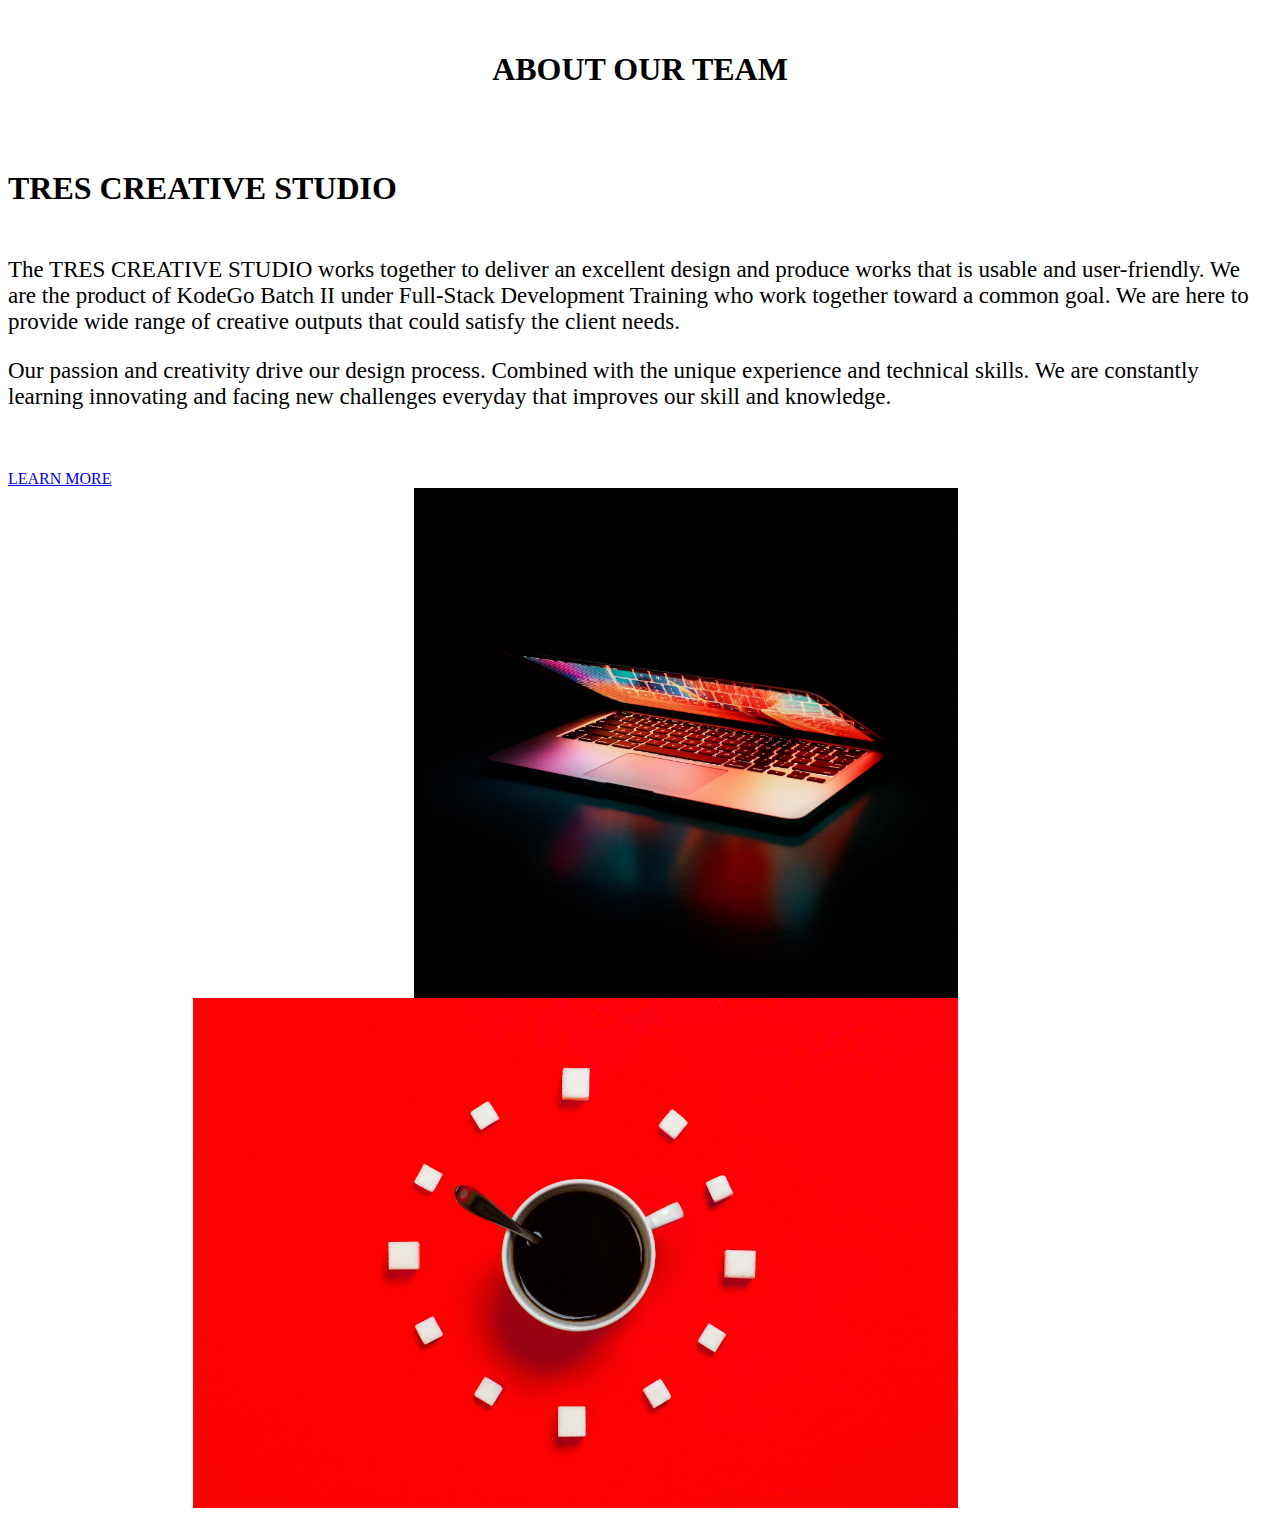
<file: about_us.html>
<!DOCTYPE html>
<html lang="en">
  <head>
    <meta charset="UTF-8" />
    <meta http-equiv="X-UA-Compatible" content="IE=edge" />
    <meta name="viewport" content="width=device-width, initial-scale=1.0" />
    <title>Document</title>
    <link
      href="https://cdn.jsdelivr.net/npm/bootstrap@5.0.2/dist/css/bootstrap.min.css"
      rel="stylesheet"
      integrity="sha384-EVSTQN3/azprG1Anm3QDgpJLIm9Nao0Yz1ztcQTwFspd3yD65VohhpuuCOmLASjC"
      crossorigin="anonymous"
    />
    <style>
      .about-image1 {
        display: flex;
        justify-content: right;
        width: 100vh;
        height: 510px;
        padding-left: 50px;
      }
      .header {
        display: flex;
        justify-content: center;
        margin-top: 30px;
        margin-bottom: 60px;
      }
      .about-cont p {
        font-size: 23px;
        margin-top: 20px;
      }
      .mb-50 {
        margin-bottom: 50px;
      }
      .mt-60 {
        margin-top: 60px;
      }
      .about-image2 {
        display: flex;
        justify-content: right;
        width: -20px;
        height: -30px;
      }
    </style>
  </head>
  <body>
    <div class="container about-cont">
      <div class="header"><h1>ABOUT OUR TEAM</h1></div>
      <div class="row">
        <div class="col-sm-5">
          <div class="card-body">
            <h1 class="card-title mb-50">TRES CREATIVE STUDIO</h1>
            <p class="card-text">
              The TRES CREATIVE STUDIO works together to deliver an excellent
              design and produce works that is usable and user-friendly. We are
              the product of KodeGo Batch II under Full-Stack Development
              Training who work together toward a common goal. We are here to
              provide wide range of creative outputs that could satisfy the
              client needs.
            </p>
            <p>
              Our passion and creativity drive our design process. Combined with
              the unique experience and technical skills. We are constantly
              learning innovating and facing new challenges everyday that
              improves our skill and knowledge.
            </p>
            <div class="mt-60">
              <a href="#" class="btn btn-primary">LEARN MORE</a>
            </div>
          </div>
        </div>
        <div class="col-sm-6">
          <div class="row">
            <div class="col">
              <div class="card-body">
                <div class="about-image1">
                  <img src="/image/about-image1.jpg" alt="" />
                </div>
              </div>
            </div>
          </div>
          <div class="row">
            <div class="col">
              <div class="card-body">
                <div class="about-image1">
                  <img src="/image/about-image2.jpg" alt="" />
                </div>
              </div>
            </div>
          </div>
        </div>
      </div>
    </div>
    <script
      src="https://cdn.jsdelivr.net/npm/bootstrap@5.0.2/dist/js/bootstrap.bundle.min.js"
      integrity="sha384-MrcW6ZMFYlzcLA8Nl+NtUVF0sA7MsXsP1UyJoMp4YLEuNSfAP+JcXn/tWtIaxVXM"
      crossorigin="anonymous"
    ></script>
  </body>
</html>
</file>
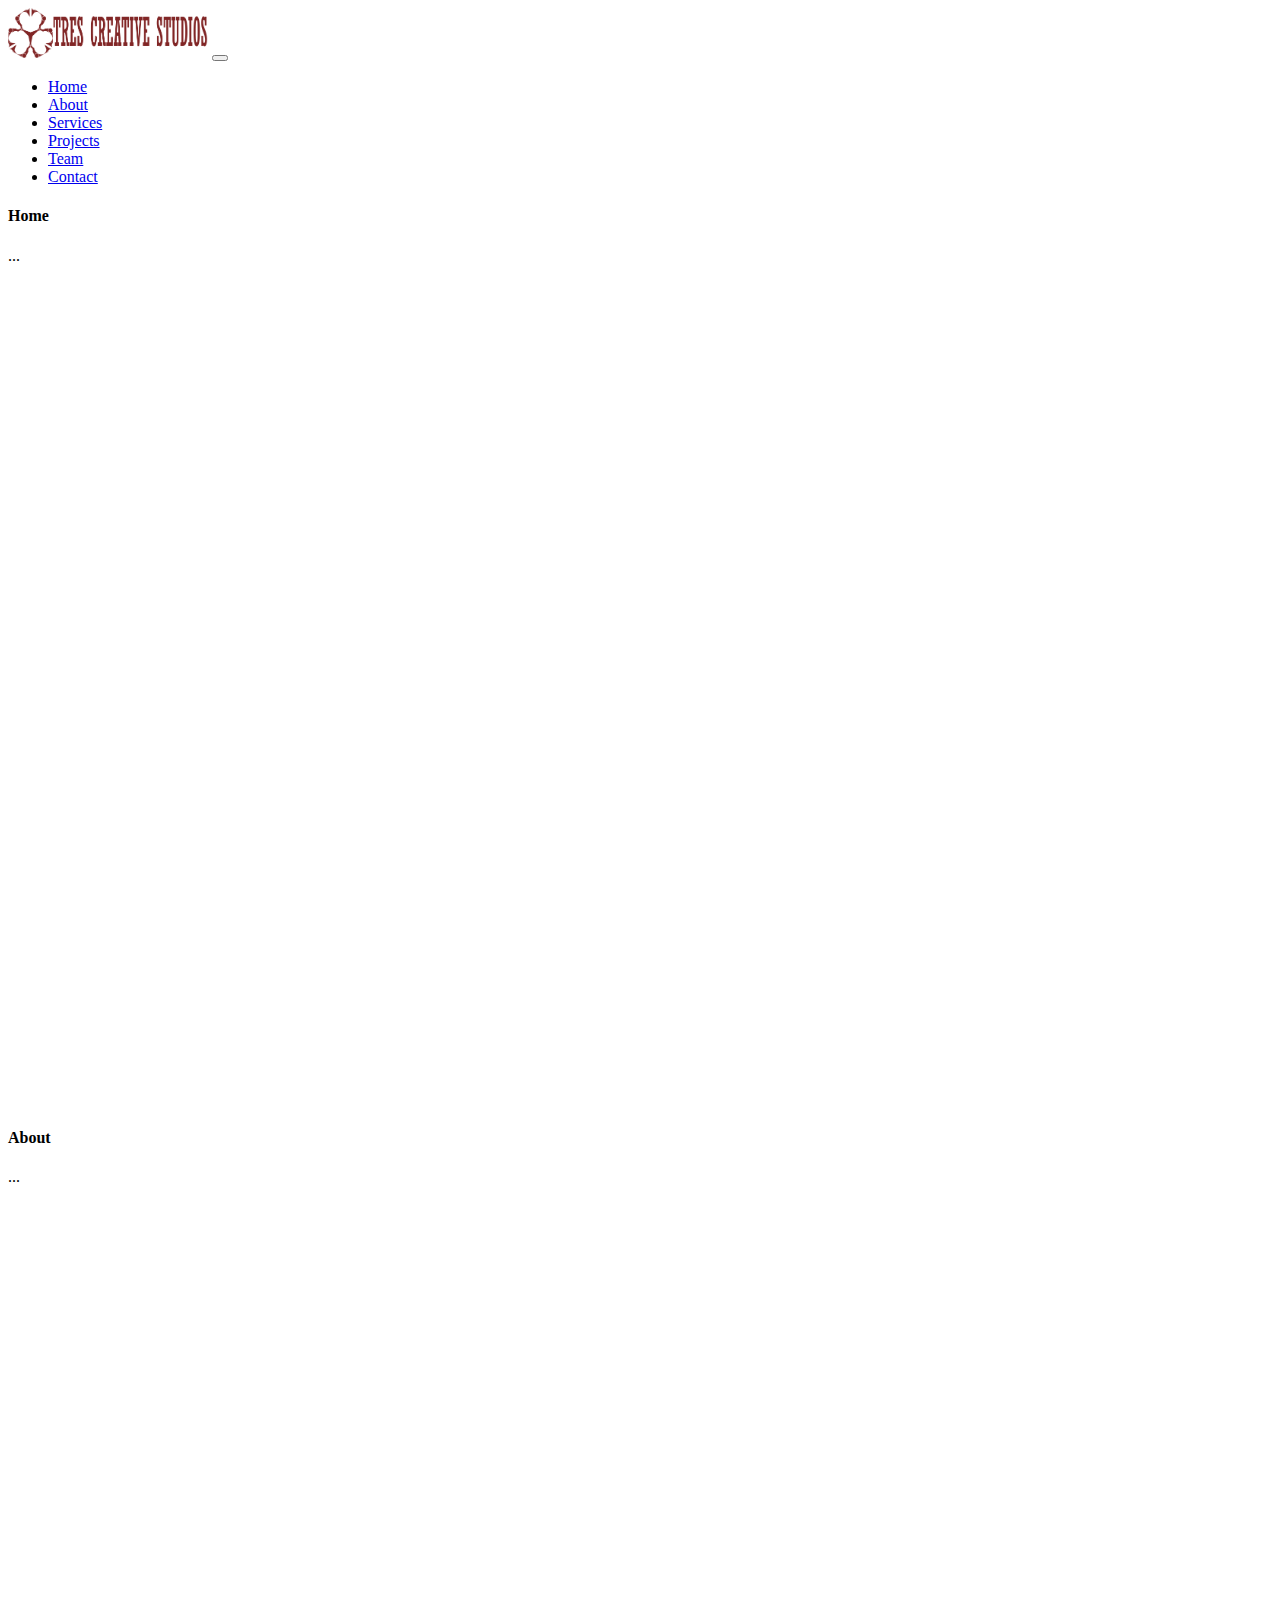
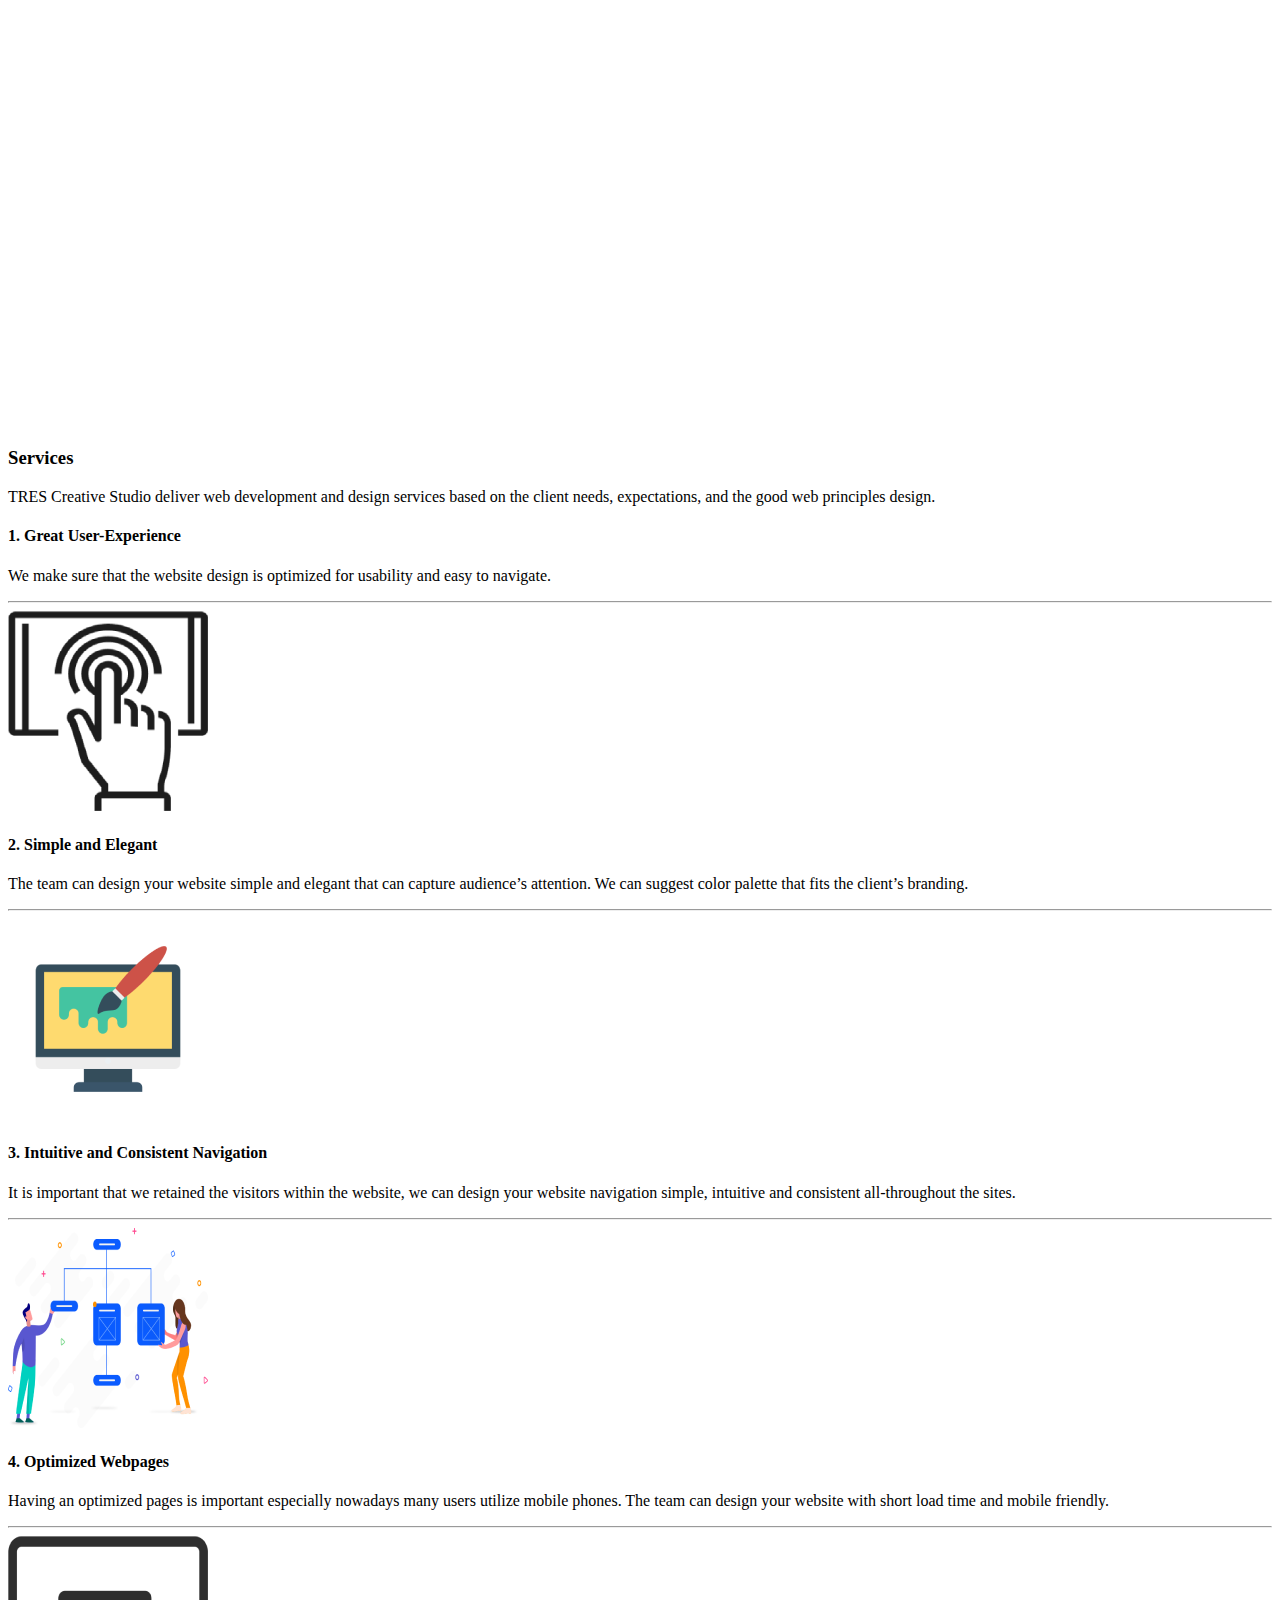
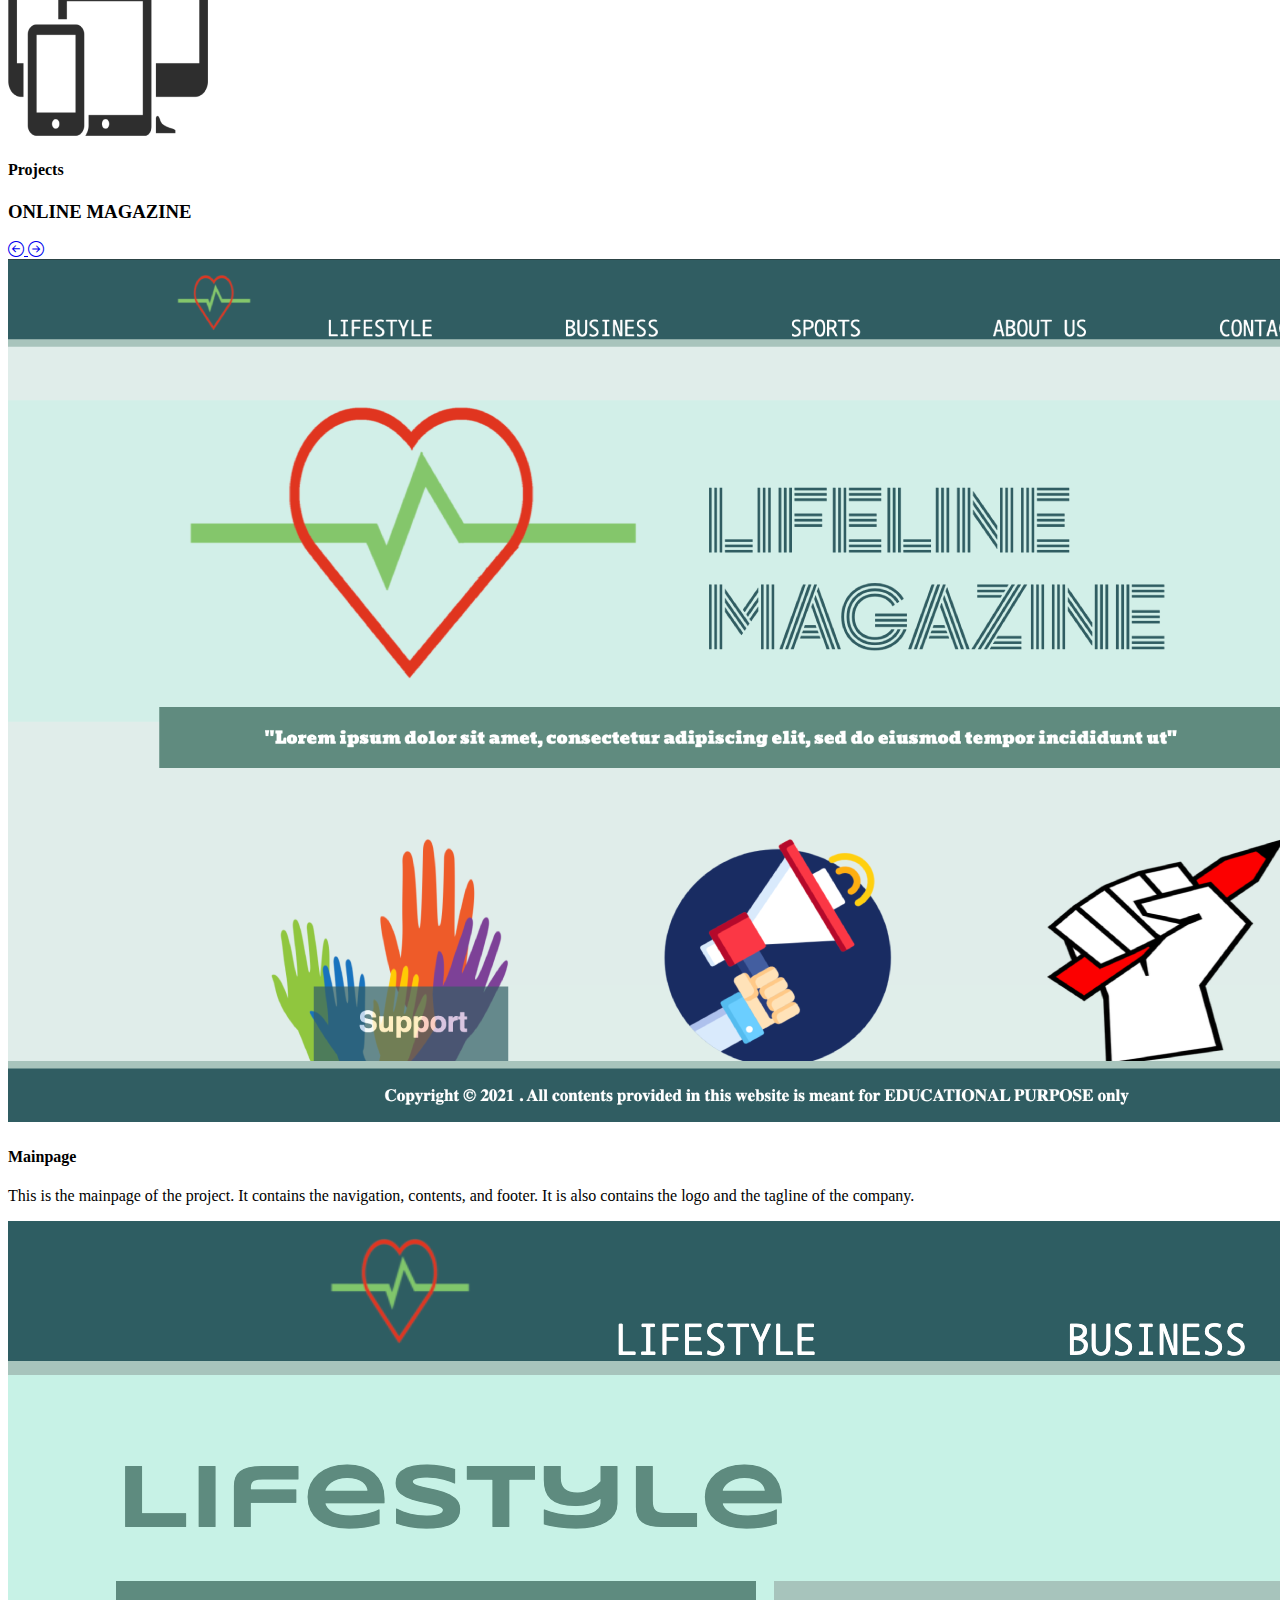
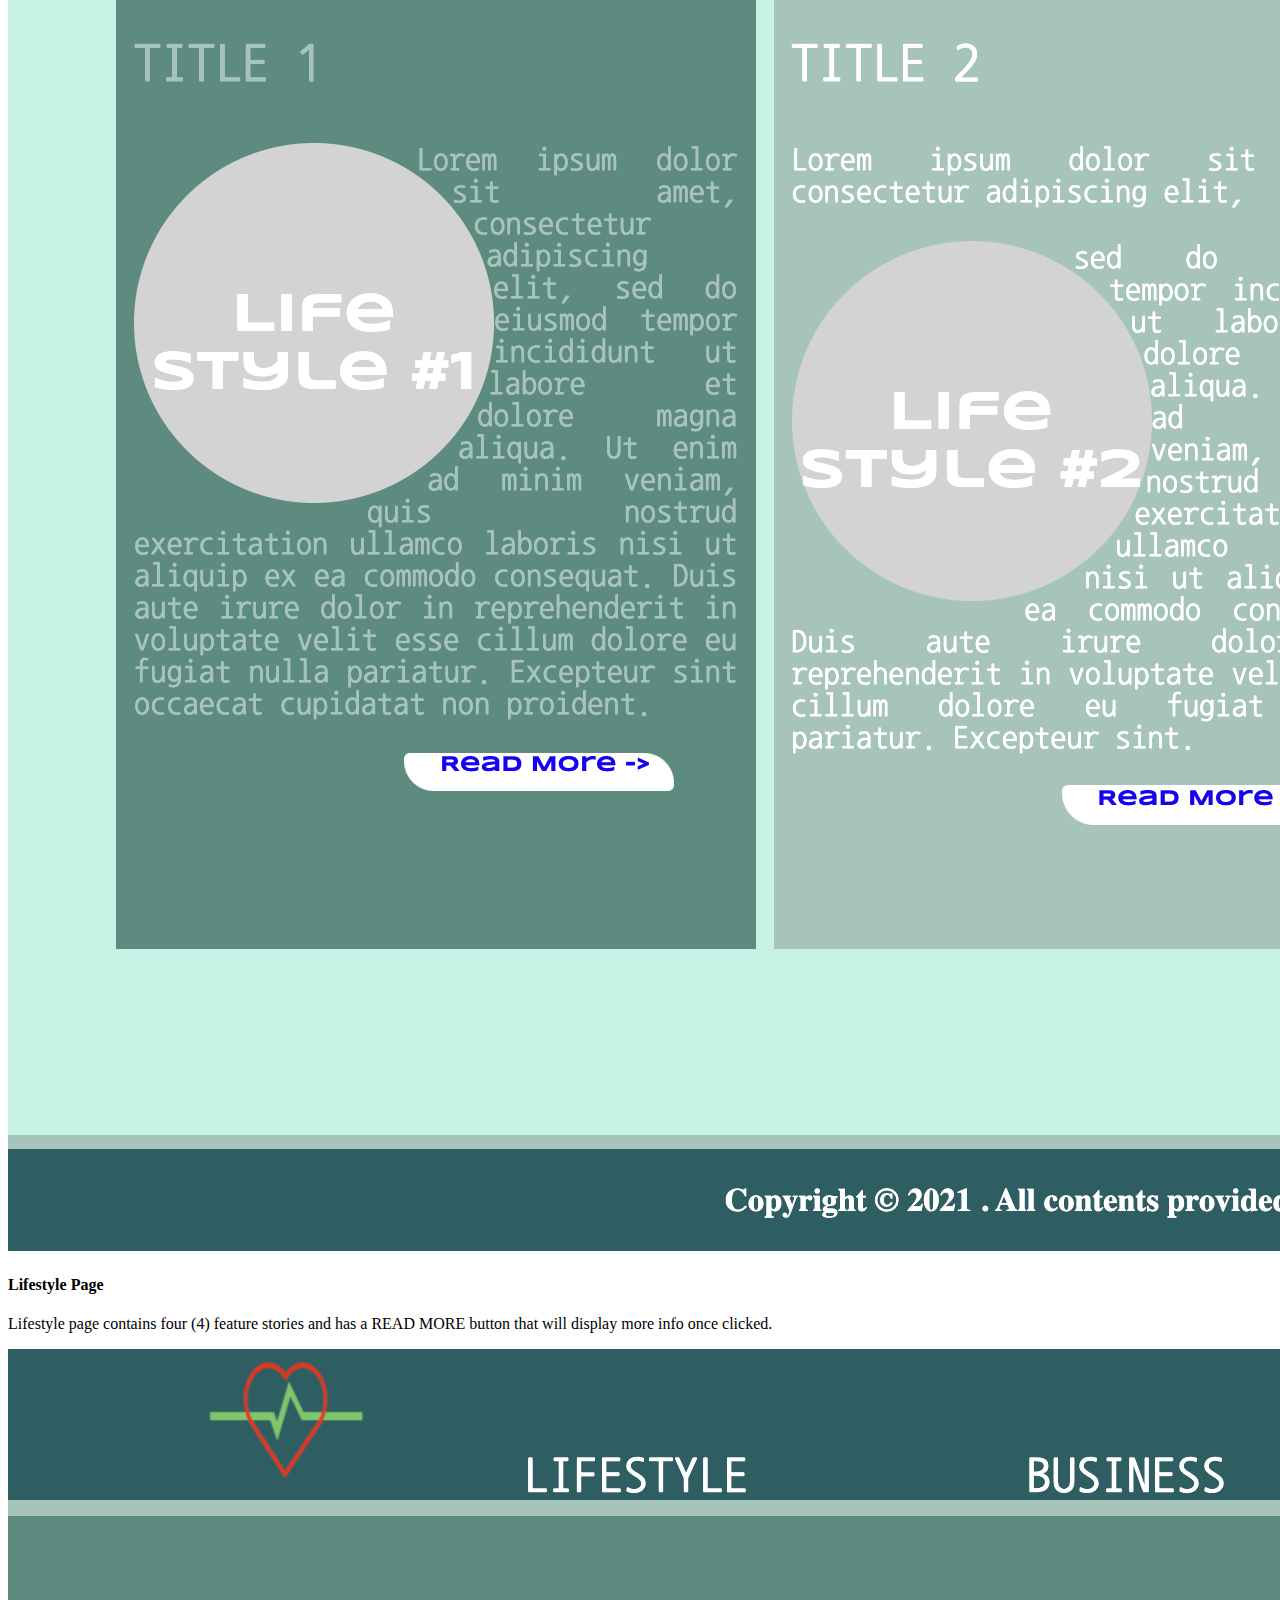
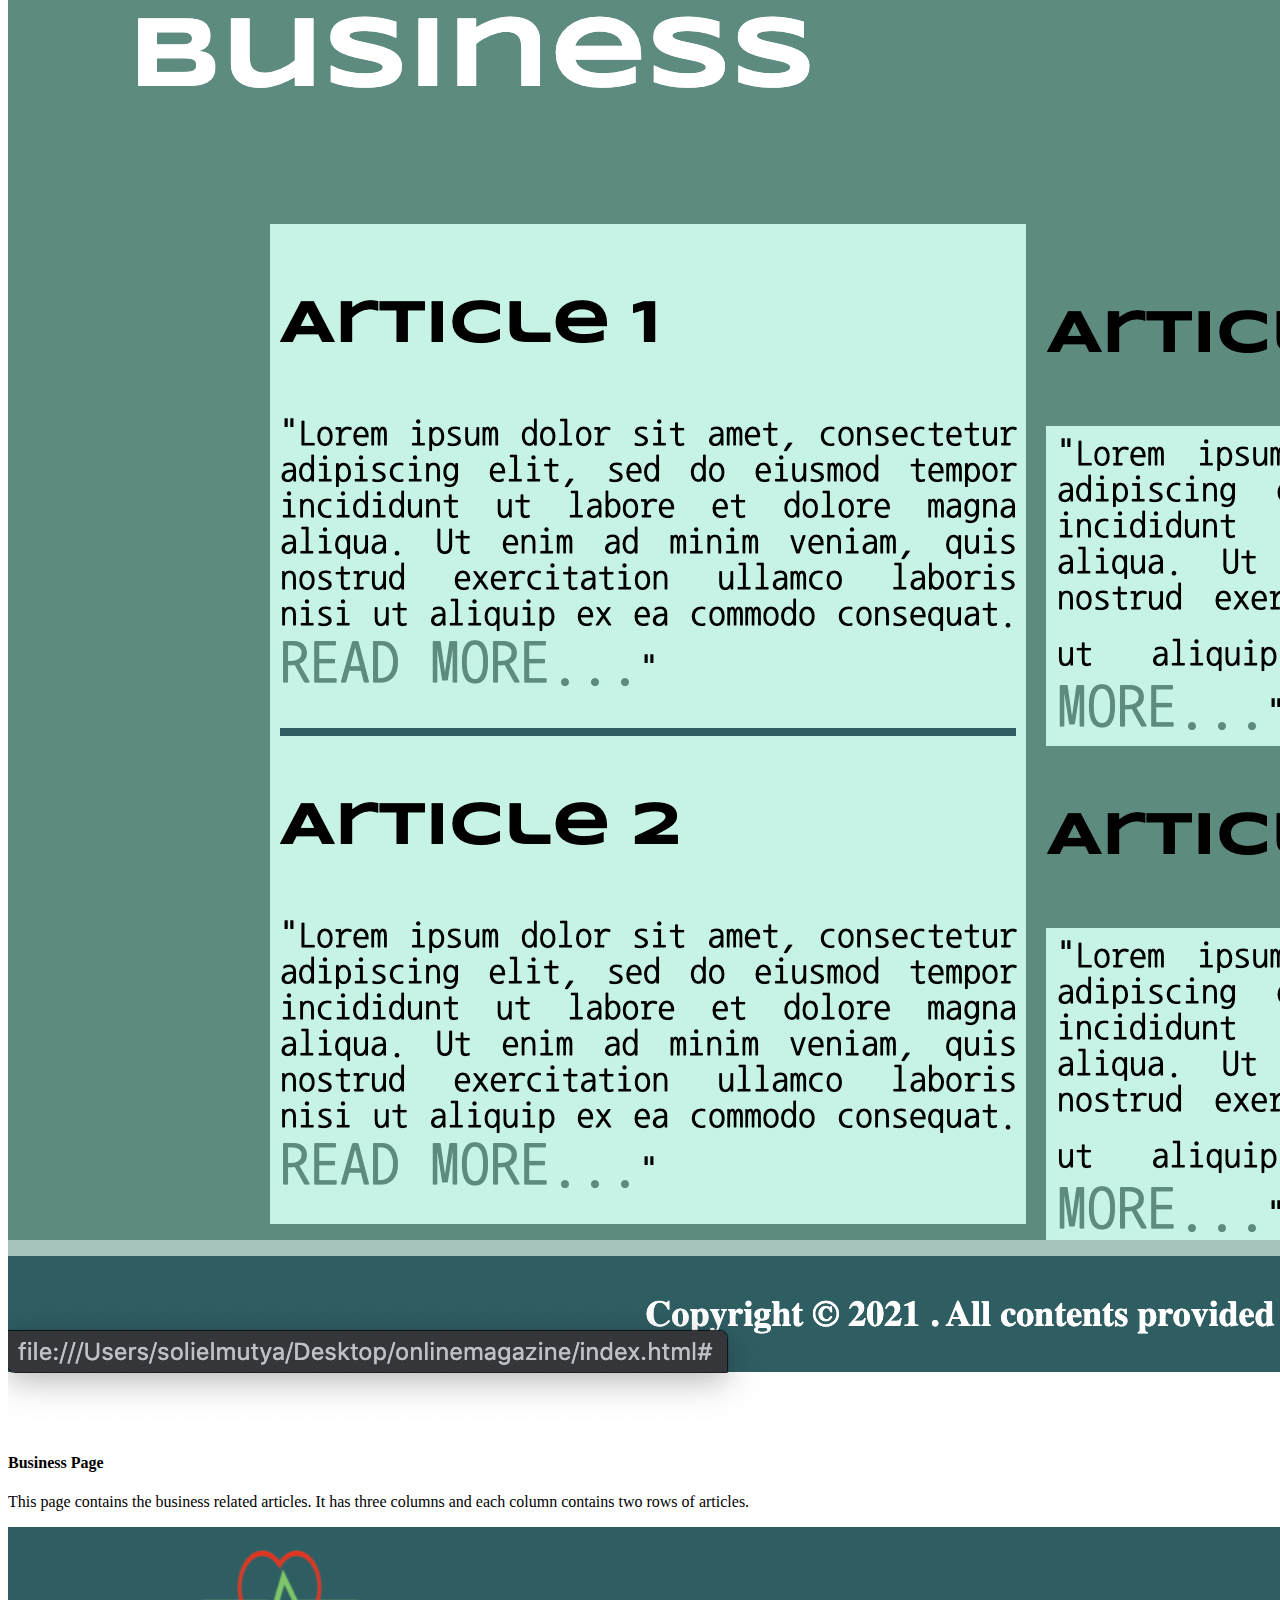
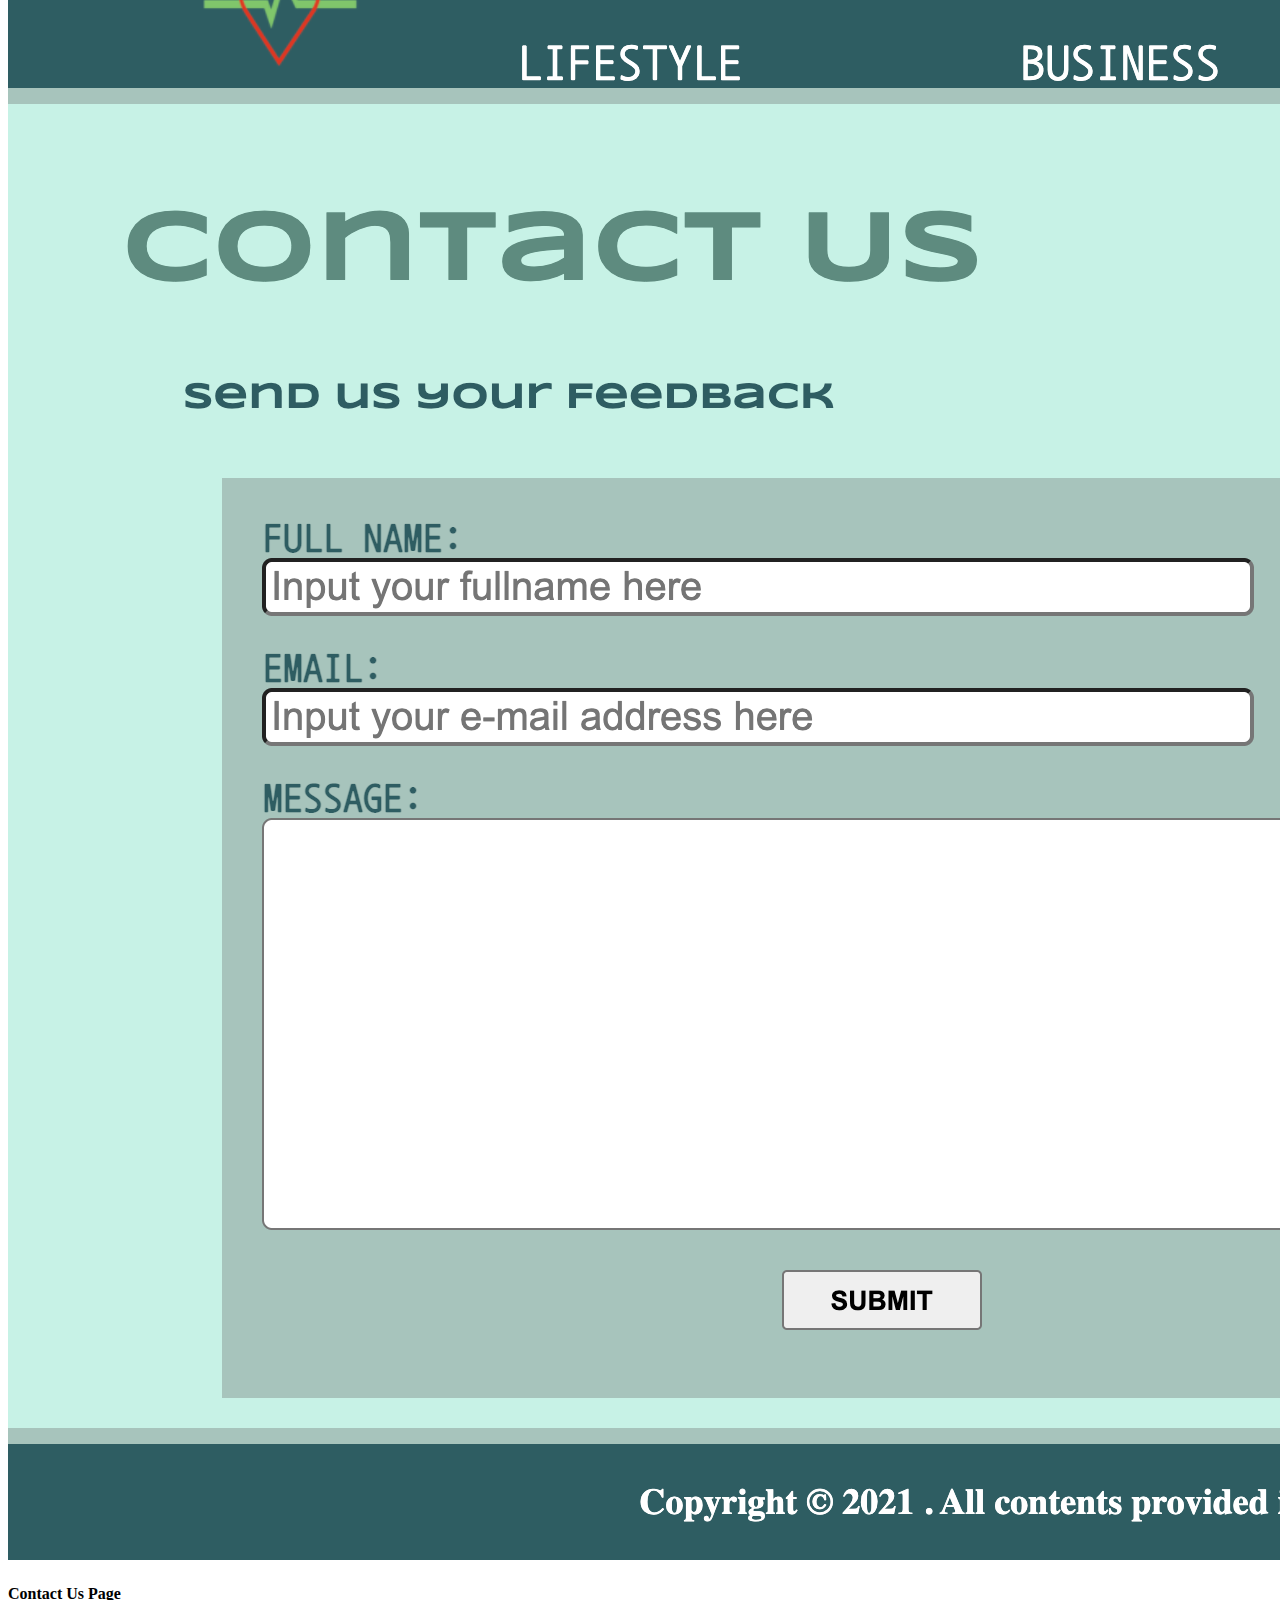
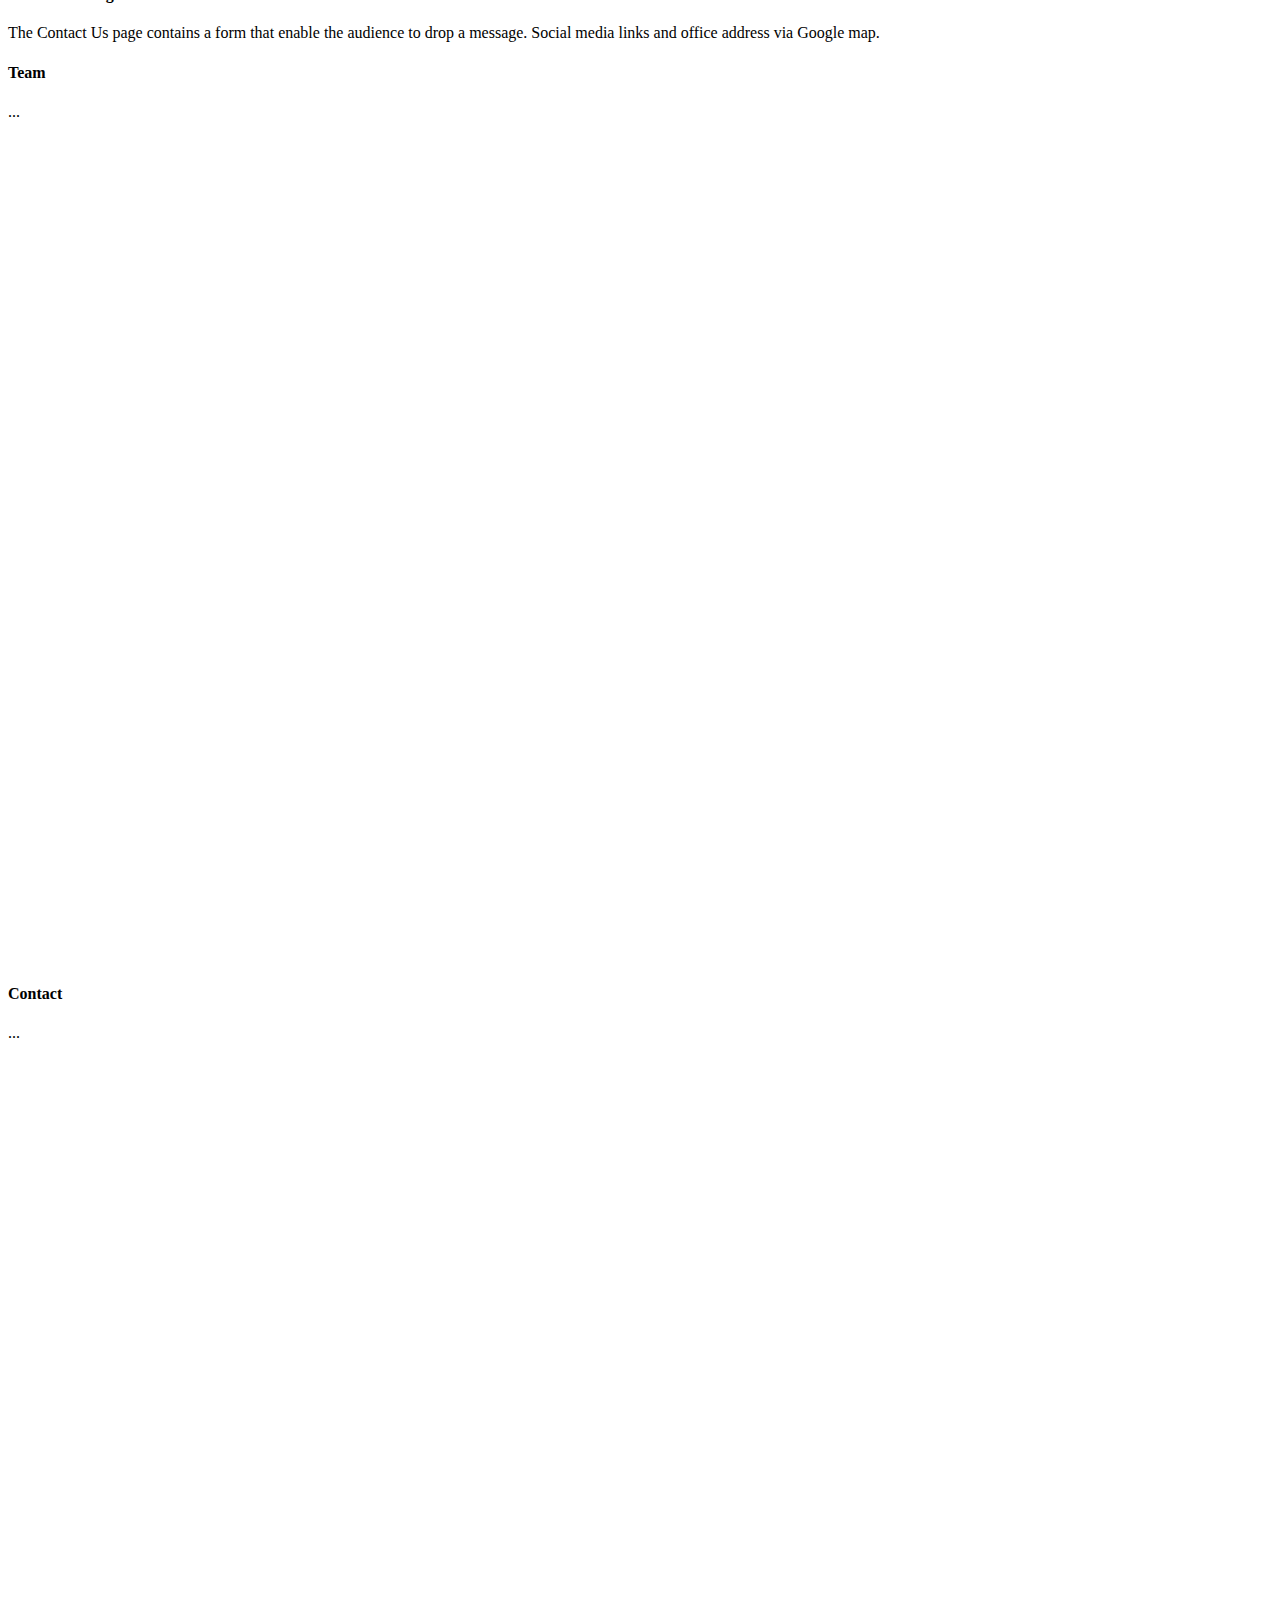
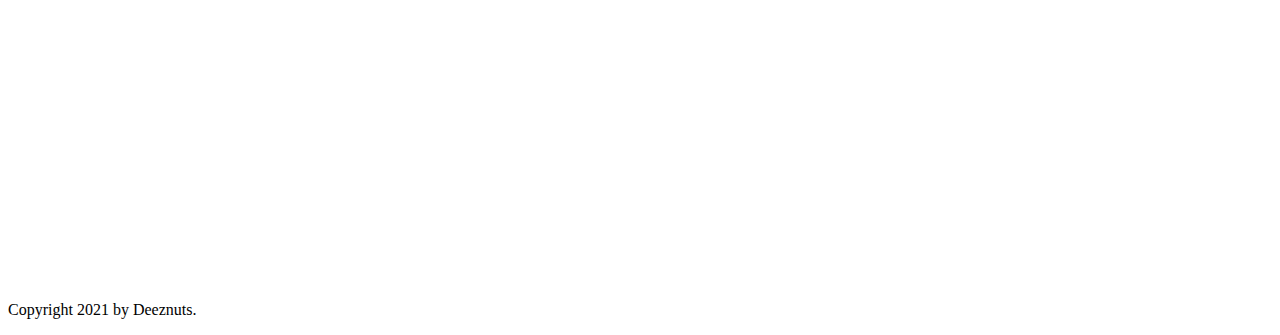
<file: lei.html>
<!DOCTYPE html>
<html lang="en">
  <head>
    <meta charset="UTF-8" />
    <meta http-equiv="X-UA-Compatible" content="IE=edge" />
    <meta name="viewport" content="width=device-width, initial-scale=1.0" />
    <!-- CSS only -->
    <link
      href="https://cdn.jsdelivr.net/npm/bootstrap@5.0.2/dist/css/bootstrap.min.css"
      rel="stylesheet"
      integrity="sha384-EVSTQN3/azprG1Anm3QDgpJLIm9Nao0Yz1ztcQTwFspd3yD65VohhpuuCOmLASjC"
      crossorigin="anonymous"
    />

    <!--FOR ICONS-->
    <link rel="stylesheet" href="https://cdn.jsdelivr.net/npm/bootstrap-icons@1.3.0/font/bootstrap-icons.css">
    

    <title>3Creative Studio - Home</title>
  </head>
  <body>
    <div class="container">
      <nav class="navbar sticky-top navbar-expand-lg navbar-light bg-light">
        <div class="container-fluid">
          <a class="navbar-brand" href="#"
            ><img
              src="image/tres_header.png"
              class="d-inline-block align-text-top"
              width="200"
              height="50"
              alt="tres_logo"
          /></a>
          <button
            class="navbar-toggler"
            type="button"
            data-bs-toggle="collapse"
            data-bs-target="#navbarNav"
            aria-controls="navbarNav"
            aria-expanded="false"
            aria-label="Toggle navigation"
          >
            <span class="navbar-toggler-icon"></span>
          </button>
          <div
            class="collapse navbar-collapse justify-content-end"
            id="navbarNav"
          >
            <ul class="navbar-nav fw-bold">
              <li class="nav-item">
                <a class="nav-link active" aria-current="page" href="#home"
                  >Home</a
                >
              </li>
              <li class="nav-item">
                <a class="nav-link" href="#about">About</a>
              </li>
              <li class="nav-item">
                <a class="nav-link" href="#services">Services</a>
              </li>
              <li class="nav-item">
                <a class="nav-link" href="#projects">Projects</a>
              </li>
              <li class="nav-item">
                <a class="nav-link" href="#team">Team</a>
              </li>
              <li class="nav-item">
                <a class="nav-link" href="#contacts">Contact</a>
              </li>
            </ul>
          </div>
        </div>
      </nav>
      <div
        data-bs-spy="scroll"
        data-bs-target="#navbar-example2"
        data-bs-offset="0"
        class="scrollspy-example"
        tabindex="0"
      >
        <!--HOME-->
        <div class="container bg-primary" id="home" style="height: 100vh">
          <h4>Home</h4>
          <p>...</p>
        </div>
        <!--EOF HOME-->

        <!--ABOUT US-->
        <div class="container bg-success" id="about" style="height: 100vh">
          <h4>About</h4>
          <p>...</p>
        </div>
        <!--EOF ABOUT US-->

        <!--SERVICES-->
        <div class="container bg-warning pb-4" id="services" style="height: auto;">
          <h3 class="pt-5 fw-bold">Services</h3>

          <p>
            TRES Creative Studio deliver web development and design services
            based on the client needs, expectations, and the good web principles
            design.
          </p>

          <!--1ST ROW-->
          <div class="row g-2 mb-3">
              <!--1ST SERVICE OFFERED-->
              <div class="col-md-3 col-lg-8 col-sm-6">
                  <div class="card bg-dark text-light">
                      <div class="card-body align-justify">
                          <h4 class="card-title mb-3">1. Great User-Experience</h4>
                          <p class="pb-5">We make sure that the website design is optimized for usability and easy to navigate. </p>
                          <div class="mb-4"></div>
                          <hr/>
                      </div>
                  </div> 
              </div><!--EOF 1ST SERVICE OFFERED-->
              <!--IMAGE 1-->
              <div class="col-md-3 col-lg-3 col-sm-6 text-center d-none d-sm-block">
                  <img src="image/ux.png" class="img-thumbnail">
              </div><!--EOF IMAGE 1-->
            </div><!--EOF 1ST ROW-->

            <!--2ND ROW-->
            <div class="row g-2 mb-3">
                <!--2ND SERVICE OFFERED-->
                <div class="col-md-3 col-lg-8 col-sm-6">
                    <div class="card bg-dark text-light">
                        <div class="card-body align-justify">
                            <h4 class="card-title mb-3">2. Simple and Elegant</h4>
                            <p class="pb-4">The team can design your website simple and elegant that can capture audience’s attention. 
                                We can suggest color palette that fits the client’s branding.  </p>
                            <div class="mb-4"></div>
                            <hr/>
                        </div>
                    </div> 
                </div><!--EOF 2ND SERVICE OFFERED-->
                <!--IMAGE 2-->
                <div class="col-md-3 col-lg-3 col-sm-6 text-center d-none d-sm-block">
                    <img src="image/simple.png" class="img-thumbnail">
                </div><!--EOF IMAGE 2-->
            </div><!--EOF 2ND ROW-->
            
            <!--3RD ROW-->
            <div class="row g-2">
                <!--3RD SERVICE OFFERED-->
                <div class="col-md-3 col-lg-8 col-sm-6">
                    <div class="card bg-dark text-light">
                        <div class="card-body align-justify">
                            <h4 class="card-title mb-3">3. Intuitive and Consistent Navigation</h4>
                            <p class="pb-4">It is important that we retained the visitors within the website, we can design your website 
                                navigation simple, intuitive and consistent all-throughout the sites.</p>
                                <div class="mb-4"></div>
                                <hr/>
                            
                        </div>
                    </div> 
                </div><!--EOF 3RD SERVICE OFFERED-->

                <!--IMAGE 3-->
                <div class="col-md-3 col-lg-3 col-sm-6 text-center d-none d-sm-block">
                        <img src="image/navigation.png" class="img-thumbnail">
                </div><!--EOF IMAGE 3-->
            </div><!--EOF 3RD ROW-->
            
            <!--4TH ROW-->
            <div class="row g-2 mt-2">
              <!--4TH SERVICE OFFERED-->
                <div class="col-md-3 col-lg-8 col-sm-6">
                    <div class="card bg-dark text-light">
                        <div class="card-body align-justify">
                            <h4 class="card-title mb-3">4. Optimized Webpages</h4>
                            <p class="pb-2">Having an optimized pages is important especially nowadays many 
                                users utilize mobile phones. The team can design your website with short 
                                load time and mobile friendly.</p>
                                <div class="mb-4"></div>
                            <hr/>
                        </div>
                    </div> 
                </div>
            
                <!--IMAGE 4-->
                <div class="col-md-3 col-lg-3 col-sm-6 text-center d-none d-sm-block">
                        <img src="image/optimize.png" class="img-thumbnail">
                </div><!--EOF IMAGE 4-->
             </div><!--EOF 4TH ROW-->
        </div>
        <!--EOF SERVICES-->
        


        <!--PROJECTS-->
        <div class="container col-md-12 col-lg-12 col-sm-6 bg-success pb-4" id="projects" style="height: auto">
        <h4 class="lead pt-5 fw-bold">Projects</h4>
        
                    <section class="pt-5 pb-5">
                        <div class="container">
                            <div class="row">
                                <div class="col-md-6 col-lg-6 col-sm-6">
                                    <h3 class="mb-3">ONLINE MAGAZINE </h3>
                                </div>
                                
                                <div class="col-md-6 col-lg-6 d-flex justify-content-end">
                                    <!--LEFT BUTTON-->
                                    <a class="btn btn-primary mb-3" href="#carouselExampleIndicators2" role="button" data-slide="prev">
                                        <i class="bi bi-arrow-left-circle"></i>
                                    </a>
                                    <!--RIGHT BUTTON-->
                                    <a class="btn btn-primary mb-3 " href="#carouselExampleIndicators2" role="button" data-slide="next">
                                        <i class="bi bi-arrow-right-circle"></i>
                                    </a>
                                </div>

                                <!--START OF CAROUSEL-->
                                <div class="col-md-12 col-lg-12 col-sm-6">
                                    <div id="carouselExampleIndicators2" class="carousel slide" data-ride="carousel">
                    
                                        <div class="carousel-inner">

                                            <!--1st PAGE CAROUSEL-->
                                            <div class="carousel-item active">
                                                <!--ROW 1-->
                                                <div class="row">
                                                    <!--IMAGE 1-->
                                                    <div class="col-md-6 mb-3">
                                                        <div class="card">
                                                            <img class="img-fluid" alt="100%x280" src="image/online_mag1.png">
                                                            <div class="card-body">
                                                                <h4 class="card-title">Mainpage</h4>
                                                                <p class="card-text">This is the mainpage of the project. It contains the navigation, contents, and footer. It is also contains the logo and the tagline of the company.</p></p>
                                                            </div>
                                                        </div>
                                                    </div>
                                                    <!--EOF IMAGE 1-->

                                                    <!--IMAGE 2-->
                                                    <div class="col-md-6 mb-3">
                                                        <div class="card">
                                                            <img class="img-fluid" alt="100%x280" src="image/online_mag2.png">
                                                            <div class="card-body">
                                                                <h4 class="card-title">Lifestyle Page</h4>
                                                                <p class="card-text">Lifestyle page contains four (4) feature stories and has a READ MORE button that will display more info once clicked.</p>
                                                            </div>
                                                        </div>
                                                    </div>
                                                    <!--EOF IMAGE 2-->
                                                </div>
                                                <!--EOF ROW 1-->
                                            </div>
                                            <!--EOF 1st PAGE CAROUSEL-->

                                            <!--2nd PAGE CAROUSEL-->
                                            <div class="carousel-item">
                                                <!--ROW 1-->
                                                <div class="row">
                                                    <!--IMAGE 4-->
                                                    <div class="col-md-6 mb-3">
                                                        <div class="card">
                                                            <img class="img-fluid" alt="Business Page" src="image/online_mag3.png">
                                                                <h4 class="card-title">Business Page</h4>
                                                                <p class="card-text">This page contains the business related articles. It has three columns and each column contains two rows of articles.</p>
                    
                                                            </div>
                    
                                                        </div>
                                                    
                                                    <!--EOF IMAGE 4-->

                                                    <!--IMAGE 5-->
                                                    <div class="col-md-6 mb-3">
                                                        <div class="card">
                                                            <img class="img-fluid" alt="Contact Us" src="image/online_mag4.png">
                                                            <div class="card-body">
                                                                <h4 class="card-title">Contact Us Page</h4>
                                                                <p class="card-text">The Contact Us page contains a form that enable the audience to drop a message. Social media links and office address via Google map.</p>
                    
                                                            </div>
                                                        </div>
                                                    </div>
                                                    <!--EOF IMAGE 5-->
                                                </div><!--EOF ROW 1-->
                                            </div>
                                            <!--EOF 2nd PAGE CAROUSEL-->

                                        </div><!--EOF CAROUSEL INNER-->
                                    </div>
                                </div><!--EOF CAROUSEL COLUMN-->
                            </div><!--EOF MAIN ROW-->
                        </div><!--EOF CONTAINER-->
                    </section><!--EOF SECTION-->
                          <!--SLIDESHOW-->        
        </div>
        <!--EOF PROJECTS-->

        <!--OUR TEAM-->
        <div class="container bg-success" id="team" style="height: 100vh">
          <h4>Team</h4>
          <p>...</p>
        </div>
        <!--EOF OUR TEAM-->

        <!--CONTACT-->
        <div class="container bg-warning" id="contacts" style="height: 100vh">
          <h4>Contact</h4>
          <p>...</p>
        </div>
        <!--EOF CONTACT-->
      </div>
    </div>
    <div class="container-fluid bg-primary mx-0">
      <p class="text-center fw-bold">Copyright 2021 by Deeznuts.</p>
    </div>
    <!-- JavaScript Bundle with Popper -->
    <script
      src="https://cdn.jsdelivr.net/npm/bootstrap@5.0.2/dist/js/bootstrap.bundle.min.js"
      integrity="sha384-MrcW6ZMFYlzcLA8Nl+NtUVF0sA7MsXsP1UyJoMp4YLEuNSfAP+JcXn/tWtIaxVXM"
      crossorigin="anonymous"
    ></script>
    <script src="https://code.jquery.com/jquery-3.2.1.slim.min.js" integrity="sha384-KJ3o2DKtIkvYIK3UENzmM7KCkRr/rE9/Qpg6aAZGJwFDMVNA/GpGFF93hXpG5KkN" crossorigin="anonymous"></script>
    <script src="https://cdnjs.cloudflare.com/ajax/libs/popper.js/1.12.9/umd/popper.min.js" integrity="sha384-ApNbgh9B+Y1QKtv3Rn7W3mgPxhU9K/ScQsAP7hUibX39j7fakFPskvXusvfa0b4Q" crossorigin="anonymous"></script>
    <script src="https://maxcdn.bootstrapcdn.com/bootstrap/4.0.0/js/bootstrap.min.js" integrity="sha384-JZR6Spejh4U02d8jOt6vLEHfe/JQGiRRSQQxSfFWpi1MquVdAyjUar5+76PVCmYl" crossorigin="anonymous"></script>

  </body>
</html>
</file>
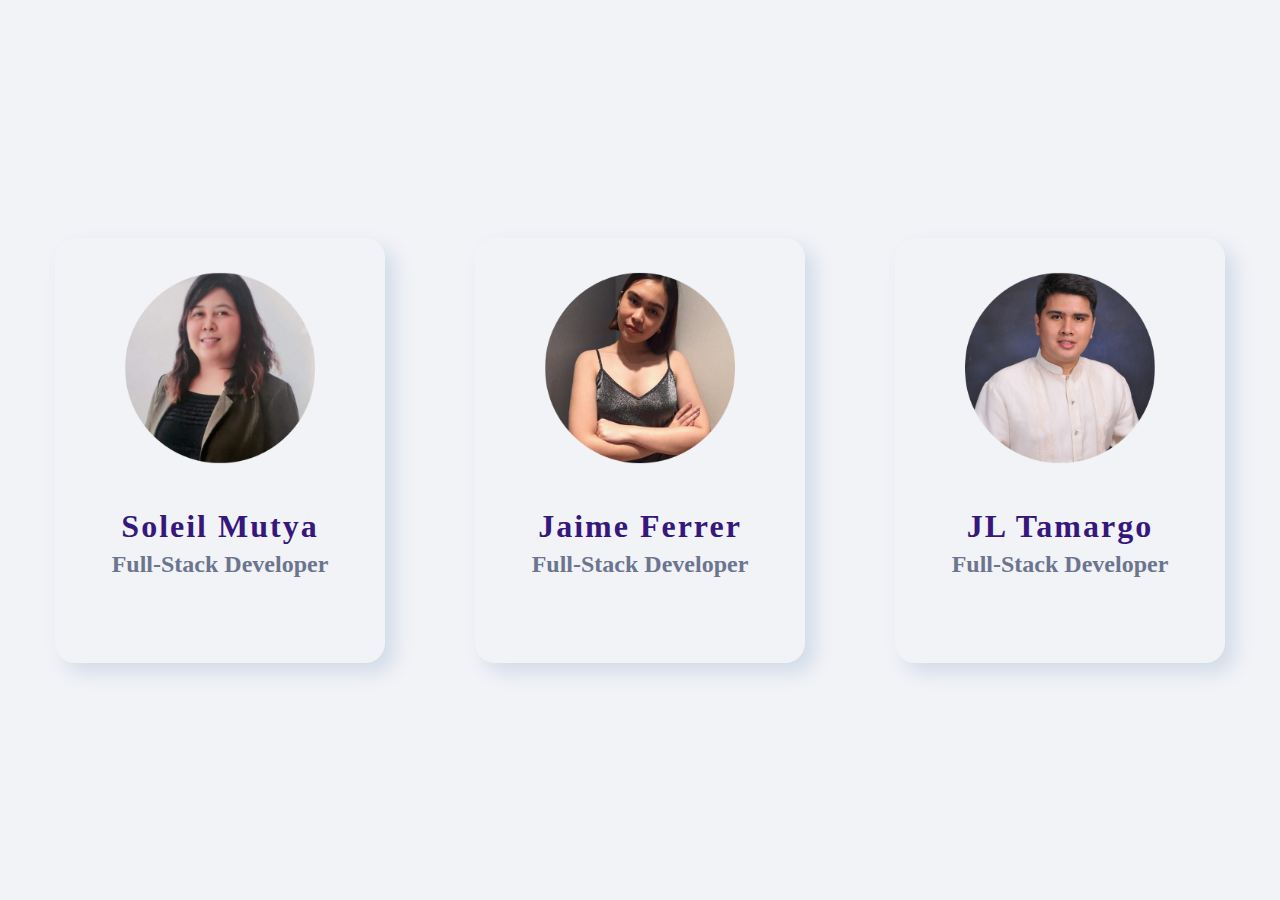
<file: our_team.html>
<!DOCTYPE html>
<html lang="en">
  <head>
    <meta charset="UTF-8" />
    <meta http-equiv="X-UA-Compatible" content="IE=edge" />
    <meta name="viewport" content="width=device-width, initial-scale=1.0" />
    <title>Document</title>
    <link
      rel="stylesheet"
      href="https://unicons.iconscout.com/release/v4.0.0/css/line.css"
    />
    <style>
      * {
        box-sizing: border-box;
        margin: 0px;
      }
      body {
        display: flex;
        justify-content: center;
        align-items: center;
        min-height: 100vh;
        width: 100%;
        background-color: #f2f3f7;
      }
      .container {
        display: flex;
        justify-content: center;
        align-items: center;
        flex-wrap: wrap;
      }
      .container .card {
        width: 330px;
        height: 425px;
        padding: 40px 50px;
        margin: 45px;
        background: #f2f3f7;
        box-shadow: 0.6em 0.6em 1.2em #d2dce9, -0.5em -0.5em 1em #f2f3f7;
        border-radius: 20px;
      }
      .container .card .content {
        display: flex;
        justify-content: center;
        align-items: center;
        flex-direction: column;
      }
      .container .card .content .imgBx {
        width: 190px;
        height: 300px;
        margin-top: -60px;
        border-radius: 50%;
        position: relative;
        margin-bottom: -10px;
        overflow: hidden;
      }
      .container .card .content .imgBx img {
        position: absolute;
        top: 0;
        left: 0;
        width: 100%;
        height: 100%;
        object-fit: cover;
      }
      .container .card .content .contentBx h4 {
        color: #36187d;
        font-size: 2rem;
        font-weight: bold;
        text-align: center;
        letter-spacing: 2px;
      }
      h5 {
        color: #6c758f;
        padding: 6px;
        font-size: 1.5rem;
        font-weight: bold;
        text-align: center;
      }

      .social-media {
        margin-top: 5px;
        font-size: 25px;
      }
      .container .card .content .social-media .a {
        text-decoration: none;
        color: #6c758f;
        font-size: 30px;
        margin: 10px;
        transition: color 0.5s;
      }
      .container .card .content .social-media a:hover {
        color: red;
      }
    </style>
  </head>
  <body>
    <div class="container">
      <div class="card">
        <div class="content">
          <div class="imgBx">
            <img src="/image/team1.png" alt="team1" />
          </div>
          <div class="contentBx">
            <h4>Soleil Mutya</h4>
            <h5>Full-Stack Developer</h5>
          </div>
          <div class="social-media">
            <a href="#"><i class="uil uil-github button_icon"></i> </a>
            <a href="#"><i class="uil uil-discord"></i></a>
            <a href="#"><i class="uil uil-linkedin"></i></a>
          </div>
        </div>
      </div>
    </div>
    <div class="container">
      <div class="card">
        <div class="content">
          <div class="imgBx">
            <img src="/image/team2.png" alt="team2" />
          </div>
          <div class="contentBx">
            <h4>Jaime Ferrer</h4>
            <h5>Full-Stack Developer</h5>
          </div>
          <div class="social-media">
            <a href="#"><i class="uil uil-github button_icon"></i> </a>
            <a href="#"><i class="uil uil-discord"></i></a>
            <a href="#"><i class="uil uil-linkedin"></i></a>
          </div>
        </div>
      </div>
    </div>
    <div class="container">
      <div class="card">
        <div class="content">
          <div class="imgBx">
            <img src="/image/team3.png" alt="team3" />
          </div>
          <div class="contentBx">
            <h4>JL Tamargo</h4>
            <h5>Full-Stack Developer</h5>
          </div>
          <div class="social-media">
            <a href="#"><i class="uil uil-github button_icon"></i> </a>
            <a href="#"><i class="uil uil-discord"></i></a>
            <a href="#"><i class="uil uil-linkedin"></i></a>
          </div>
        </div>
      </div>
    </div>
  </body>
</html>
</file>
<file: css/styles.css>
* {
  margin: 0;
  padding: 0;
  box-sizing: border-box;
}

.pt-100 {
  padding-top: 100px;
}
body {
  background-color: #1e1d1d;
  position: relative;
}

.bg-black {
  background-color: #1e1d1d;
}

.bg-nav {
  background-color: #3e0b0b;
}

ul.navbar-nav li nav-item.active > a {
  color: #3e0b0b !important;
  background-color: #f9aeae;
  font-weight: bold;
}

.navbar-light .navbar-toggler {
  color: #f9aeae !important;
  border-color: #f9aeae !important;
}

.navbar-light .navbar-toggler-icon {
  background-image: url(/image/toggler-icon.png);
  background-size: cover;
  background-blend-mode: darken;
}

.nav-link {
  display: block;
  padding: 0.5rem 1rem;
  color: #f9aeae !important;
  text-decoration: none;
  transition: color 0.15s ease-in-out, background-color 0.15s ease-in-out,
    border-color 0.15s ease-in-out;
}

a.nav-link:hover {
  color: #3e0b0b !important;
  background-color: #f9aeae;
}

.text-cream {
  color: #f9aeae !important;
}
.home-area {
  position: relative;
}
.home-banner {
  height: 800px;
  position: relative;
}
.home-banner .banner-content {
  position: relative;
  z-index: 9;
}
.home-banner .banner-content .banner-text {
  color: #f9aeae;
}
.home-banner .banner-content .banner-text span {
  color: #3e0b0b;
}
.banner-image {
  position: absolute;
  top: 0;
  right: 0%;
  width: 55%;
  height: 100%;
}
.banner-content {
  position: relative;
  padding: 50px 0 50px 10px;
}
.banner-content::before {
  content: "";
  top: 0;
  bottom: 0;
  right: 0;
  left: 0;
  position: absolute;
  background-color: #f9aeae;
  opacity: 50%;
}
.banner-text {
  position: relative;
}

.bg-home {
  background-position: center center;
  background-repeat: no-repeat;
  background-size: cover;
  height: 100%;
  width: 70%;
}

.btn-submit {
  font-weight: bold;
  color: #3e0b0b;
  background-color: #f9aeae;
  box-shadow: 5px 5px 4px #3e0b0b;
}

.btn-submit:hover {
  color: #f9aeae;
  background-color: #3e0b0b;
  box-shadow: 5px 5px 4px #f9aeae;
}

.gmap_canvas {
  overflow: hidden;
  background: none !important;
  height: 700px;
  width: 100%;
}

.f-conticon img {
  filter: invert(100%) sepia(100%) saturate(0) hue-rotate(288deg)
    brightness(102%) contrast(102%);
}

.footer-contact {
  position: relative;
}
.footer-contact::before {
  content: " ";
  top: 0;
  bottom: 0;
  right: 0;
  left: 0;
  position: absolute;
  background-color: #3e0b0b;
  opacity: 40%;
}
.cf-sub {
  position: relative;
}

.contact-footer-ul .li {
  padding: 1px;
}

.f-conticon,
.f-conttxt {
  padding: 5px;
}

.foot-title {
  font-size: 20px;
  font-weight: 600;
}

#services .card .card-body
{
  background-color:#c98888af!important;
  color:white;
}


@media screen and (max-width: 420px) {
  .home-banner {
    height: 400px;
  }
  .banner-content {
    position: relative;
    padding: 30px 0 30px 5px;
  }
  .banner-image {
    position: absolute;
    top: 0;
    right: 0%;
    width: 65%;
    height: 100%;
  }
  .containerTeam .card {
    height:500px;
  }
}

/* About */
.about-image1 {
  display: flex;
  justify-content: right;
  width: 55%;
  height: 510px;
  padding-left: 50px;
}
.header {
  display: flex;
  justify-content: center;
  margin-top: 30px;
  margin-bottom: 60px;
}
.about-cont p {
  font-size: 23px;
  margin-top: 20px;
}
.mb-50 {
  margin-bottom: 50px;
}
.mt-60 {
  margin-top: 60px;
}
.about-image2 {
  display: flex;
  justify-content: right;
  width: -20px;
  height: -30px;
}

@media screen and (max-width: 480px) {
  .home-banner {
    height: 600px;
  }
  .banner-image {
    position: absolute;
    top: 0;
    right: 0%;
    width: 35%;
    height: 100%;
  }
}


/*TEAM*/
.containerTeam {
  display: flex;
  justify-content: center;
  align-items: center;
  flex-wrap: wrap;
}
.containerTeam .card {
  width: 330px;
  height: 450px;
  padding: 40px 50px;
  overflow:hidden;
  margin: 45px;
  background: #f2f3f7;
  box-shadow: 0.6em 0.6em 1.2em #d2dce9, -0.5em -0.5em 1em #f2f3f7;
  border-radius: 20px;
}
.containerTeam .card .content {
  display: flex;
  justify-content: center;
  align-items: center;
  flex-direction: column;
}
.containerTeam .card .content .imgBx {
  width: 190px;
  height: 300px;
  margin-top: -60px;
  border-radius: 50%;
  position: relative;
  margin-bottom: -10px;
  overflow: hidden;
}
.containerTeam .card .content .imgBx img {
  position: absolute;
  top: 0;
  left: 0;
  width: 100%;
  height: 100%;
  object-fit: cover;
}
.containerTeam .card .content .contentBx h4 {
  color: #36187d;
  font-size: 2rem;
  font-weight: bold;
  text-align: center;
  letter-spacing: 2px;
}
.h5Team {
  color: #6c758f;
  padding: 6px;
  font-size: 1.5rem!important;
  font-weight: bold!important;
  text-align: center;
}

.social-mediaTeam {
  margin-top: 5px;
  font-size: 25px;
}
.containerTeam .card .content .social-mediaTeam .a {
  text-decoration: none;
  color: #6c758f;
  font-size: 30px;
  margin: 10px;
  transition: color 0.5s;
}
.containerTeam .card .content .social-mediaTeam a:hover {
  color: red;
}
</file>
